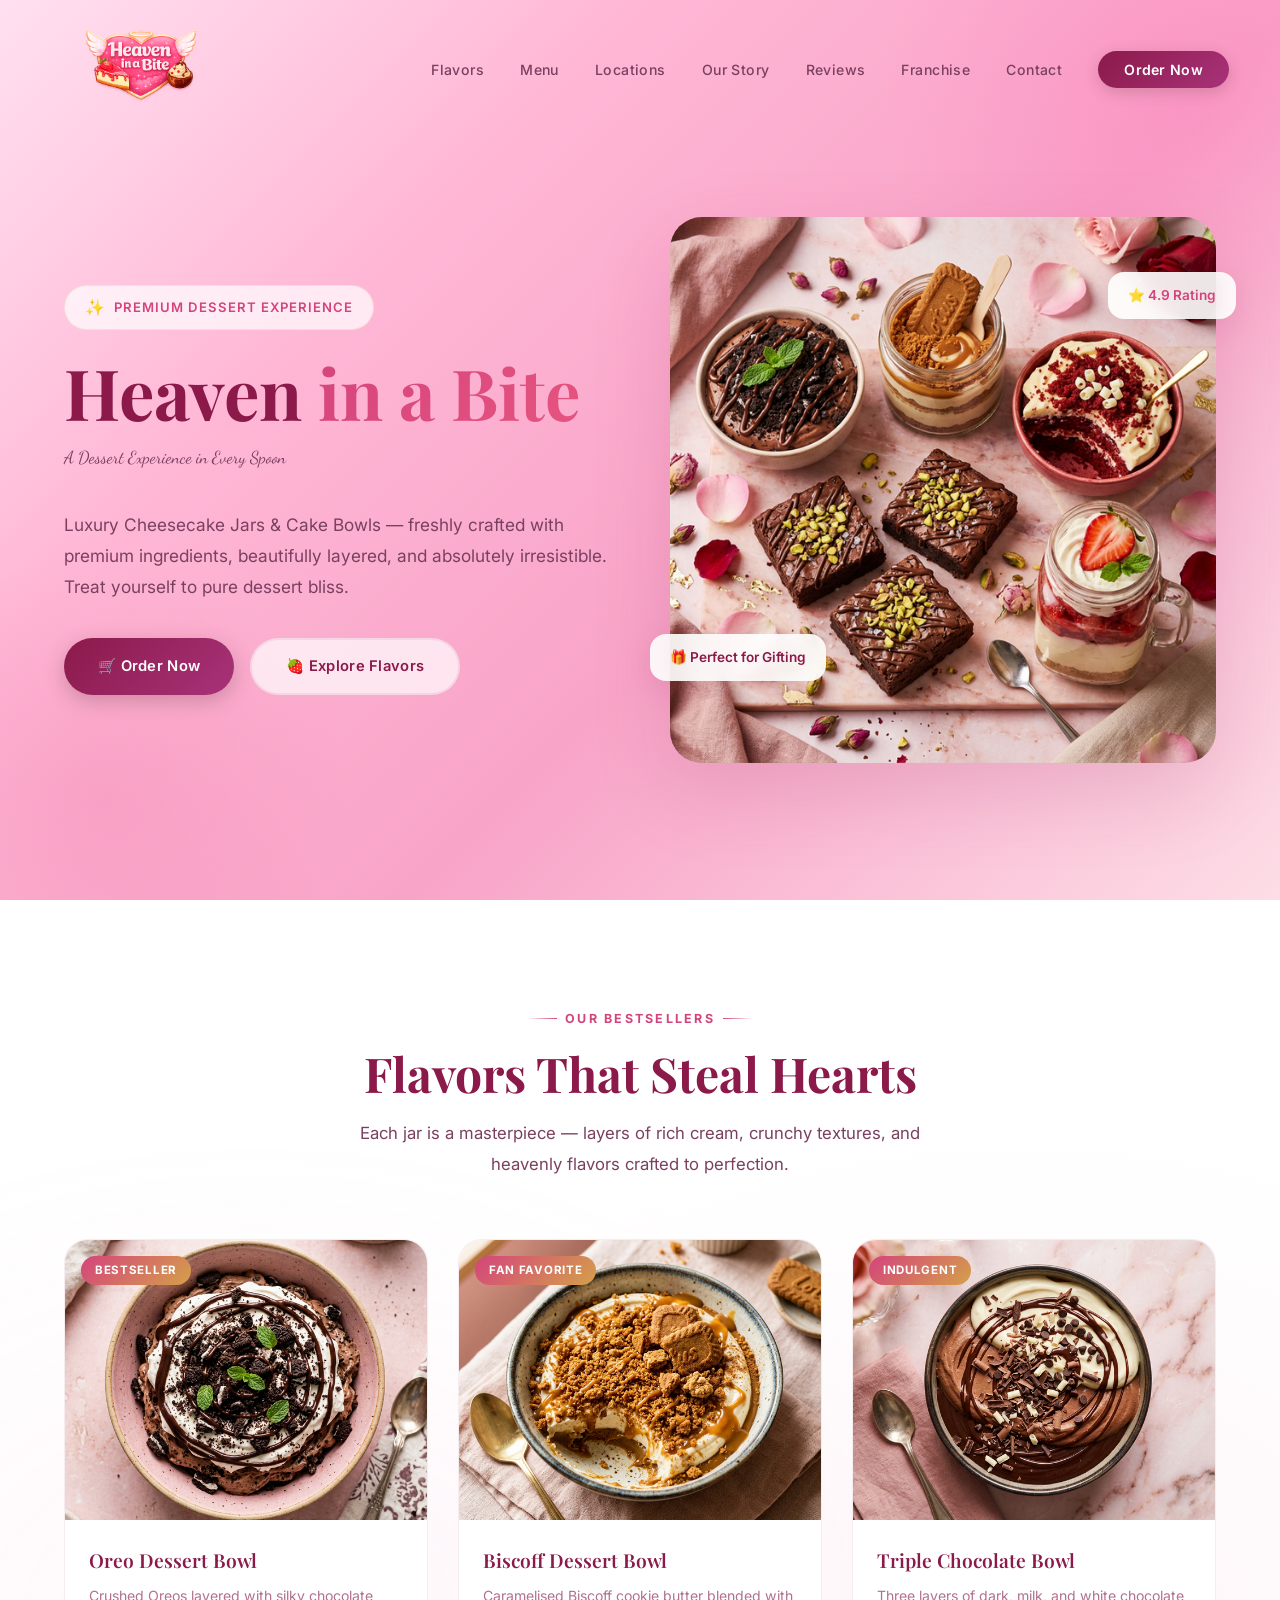
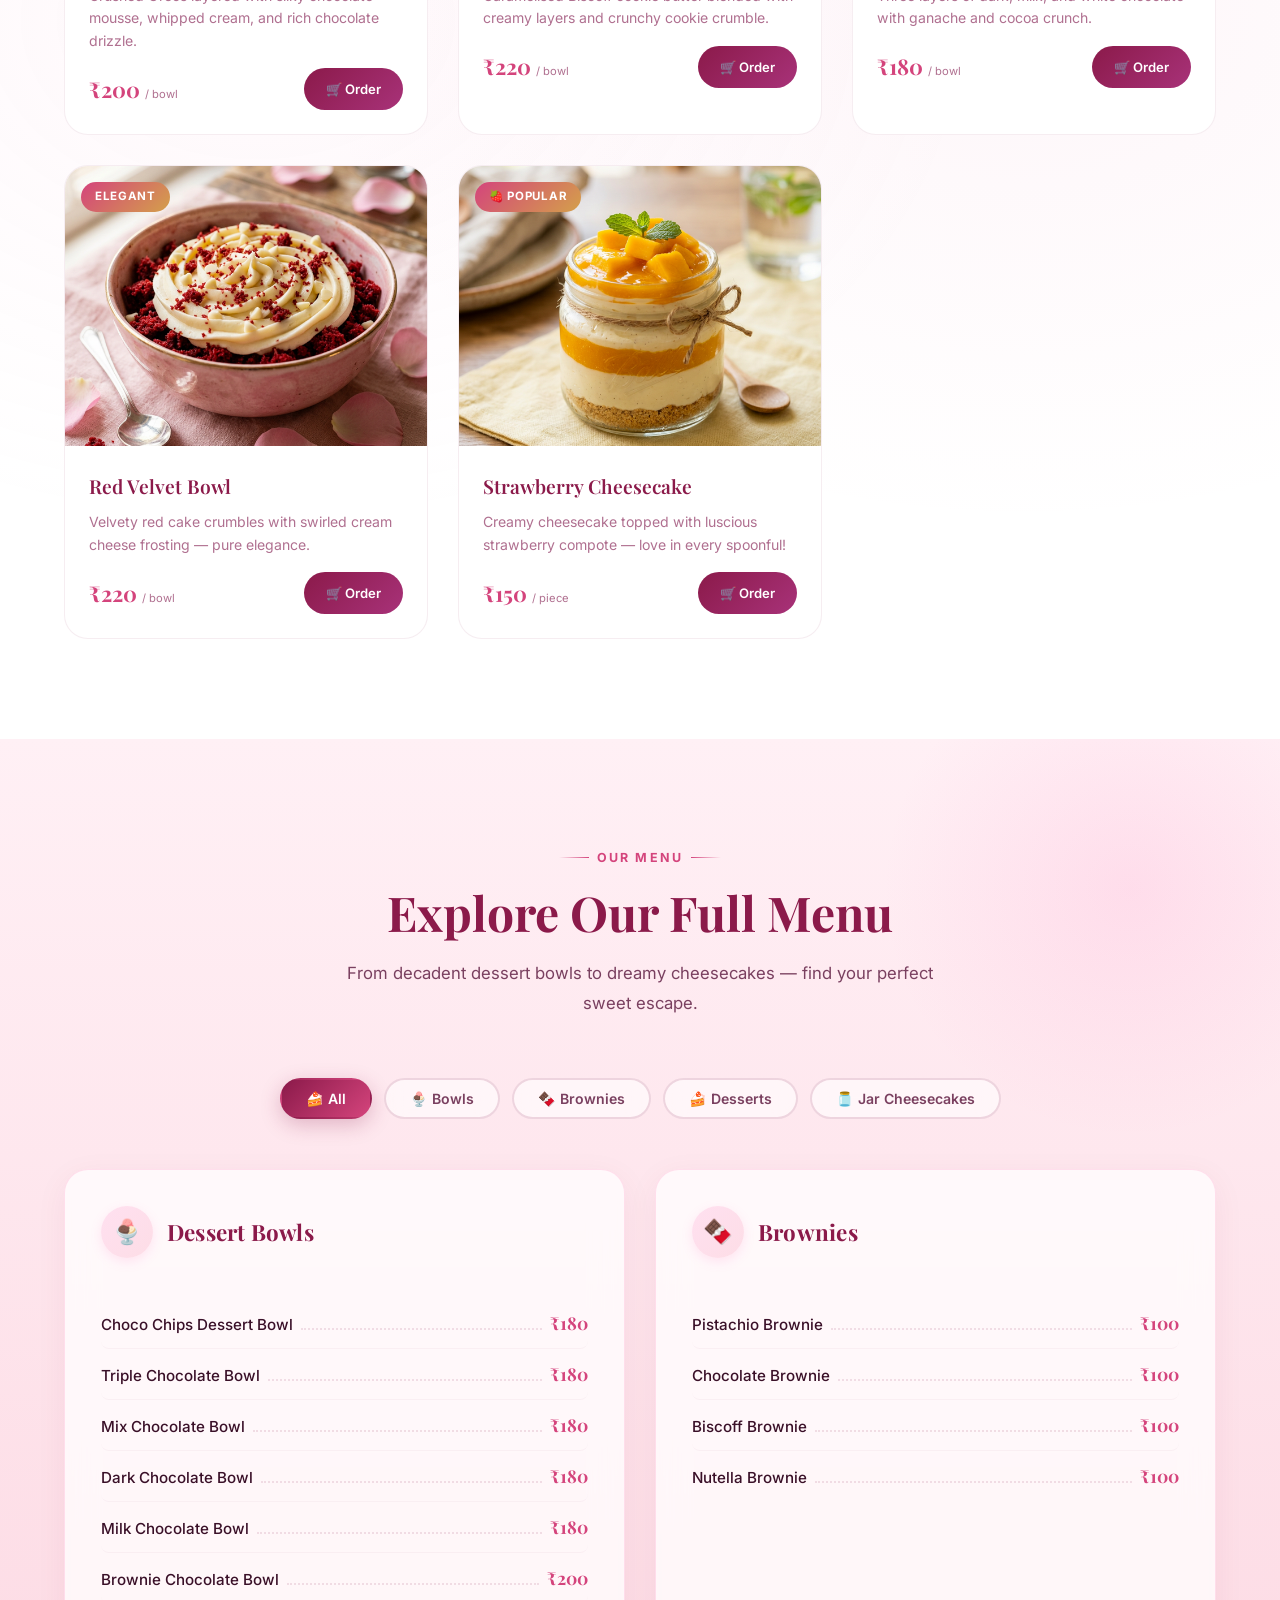
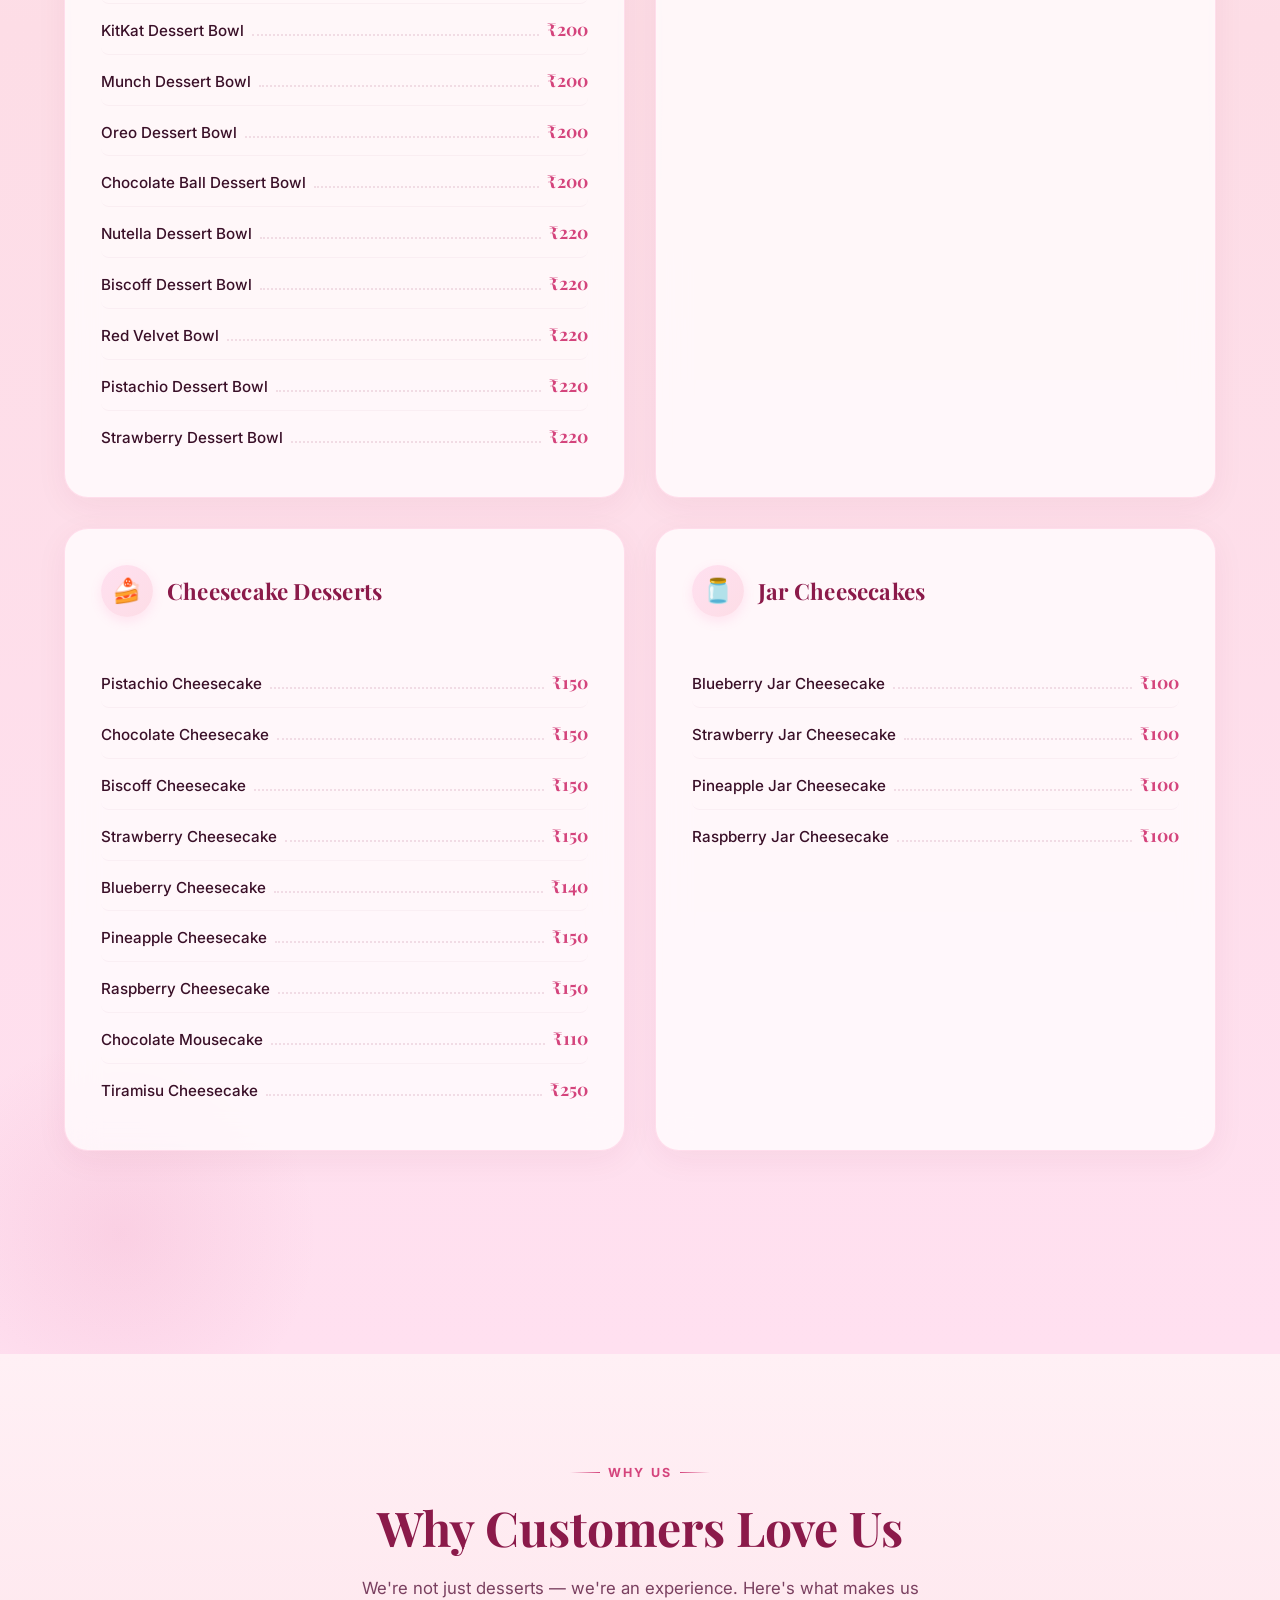
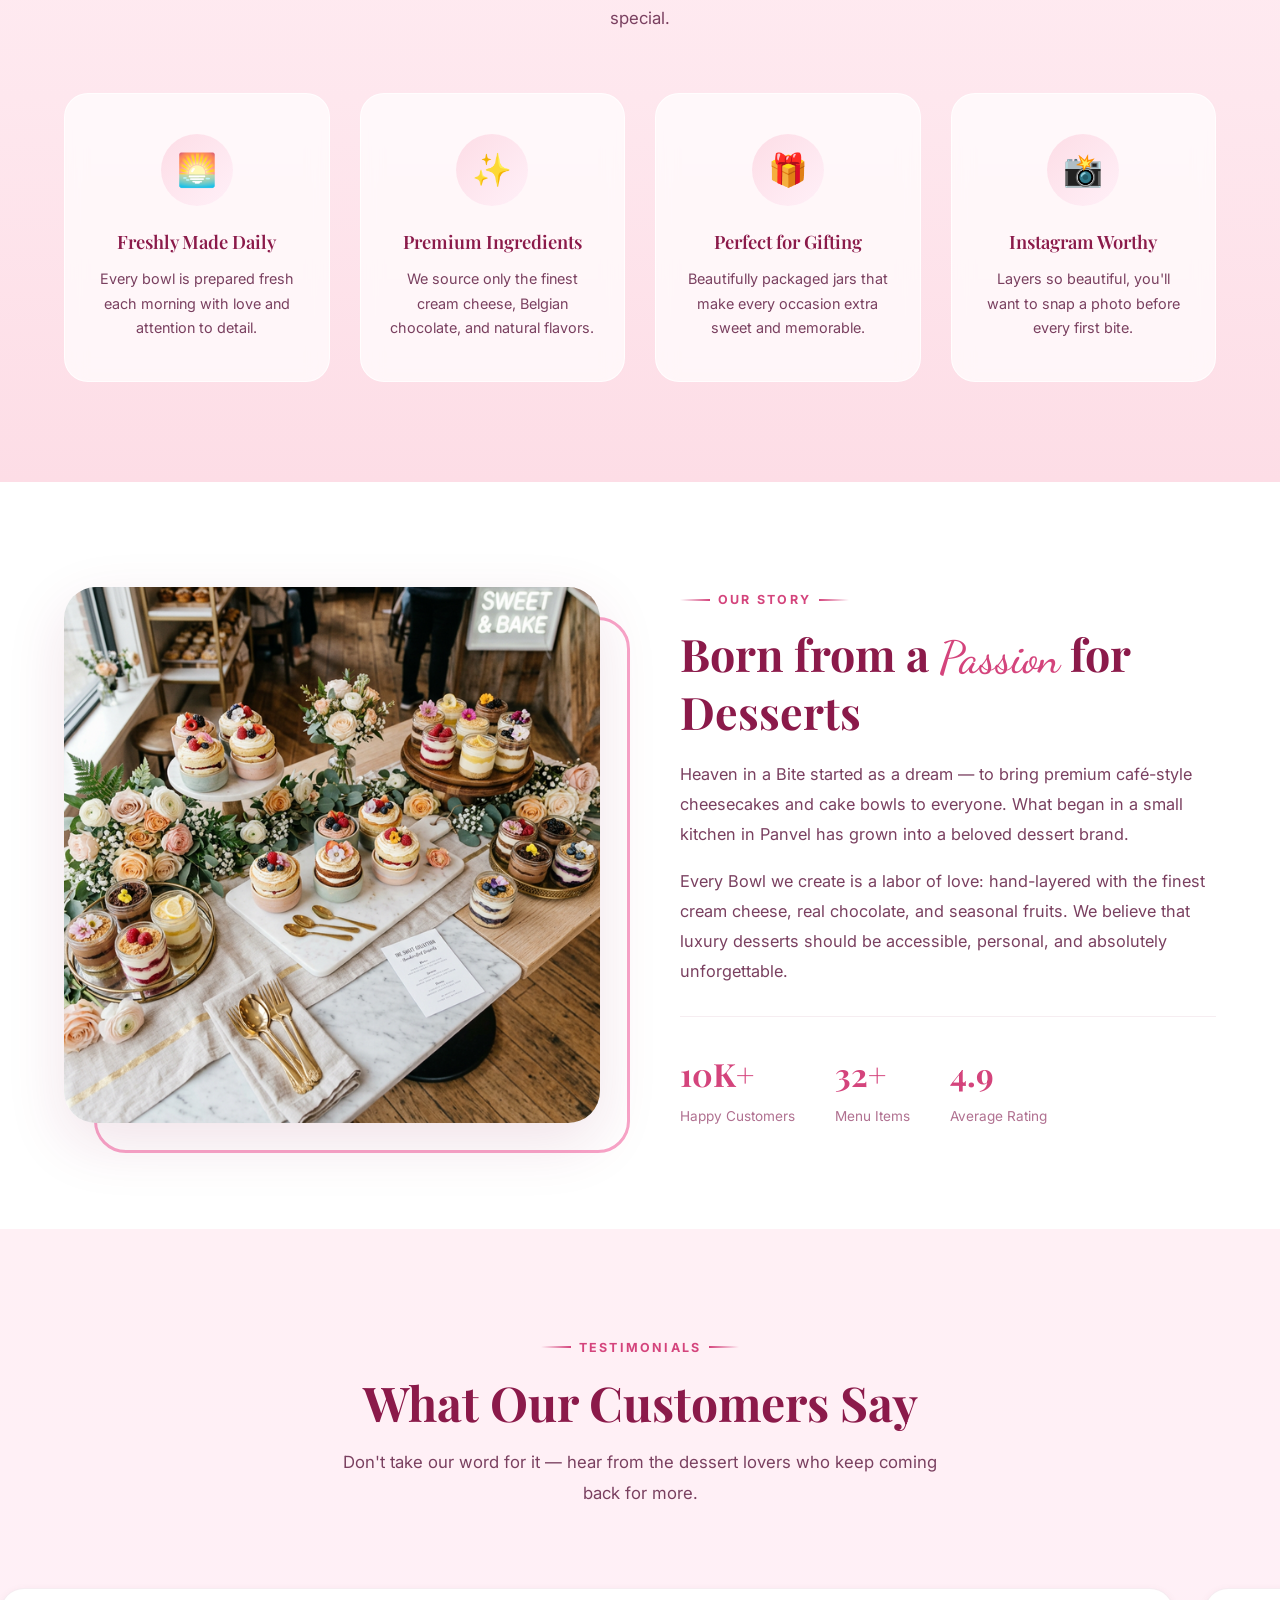
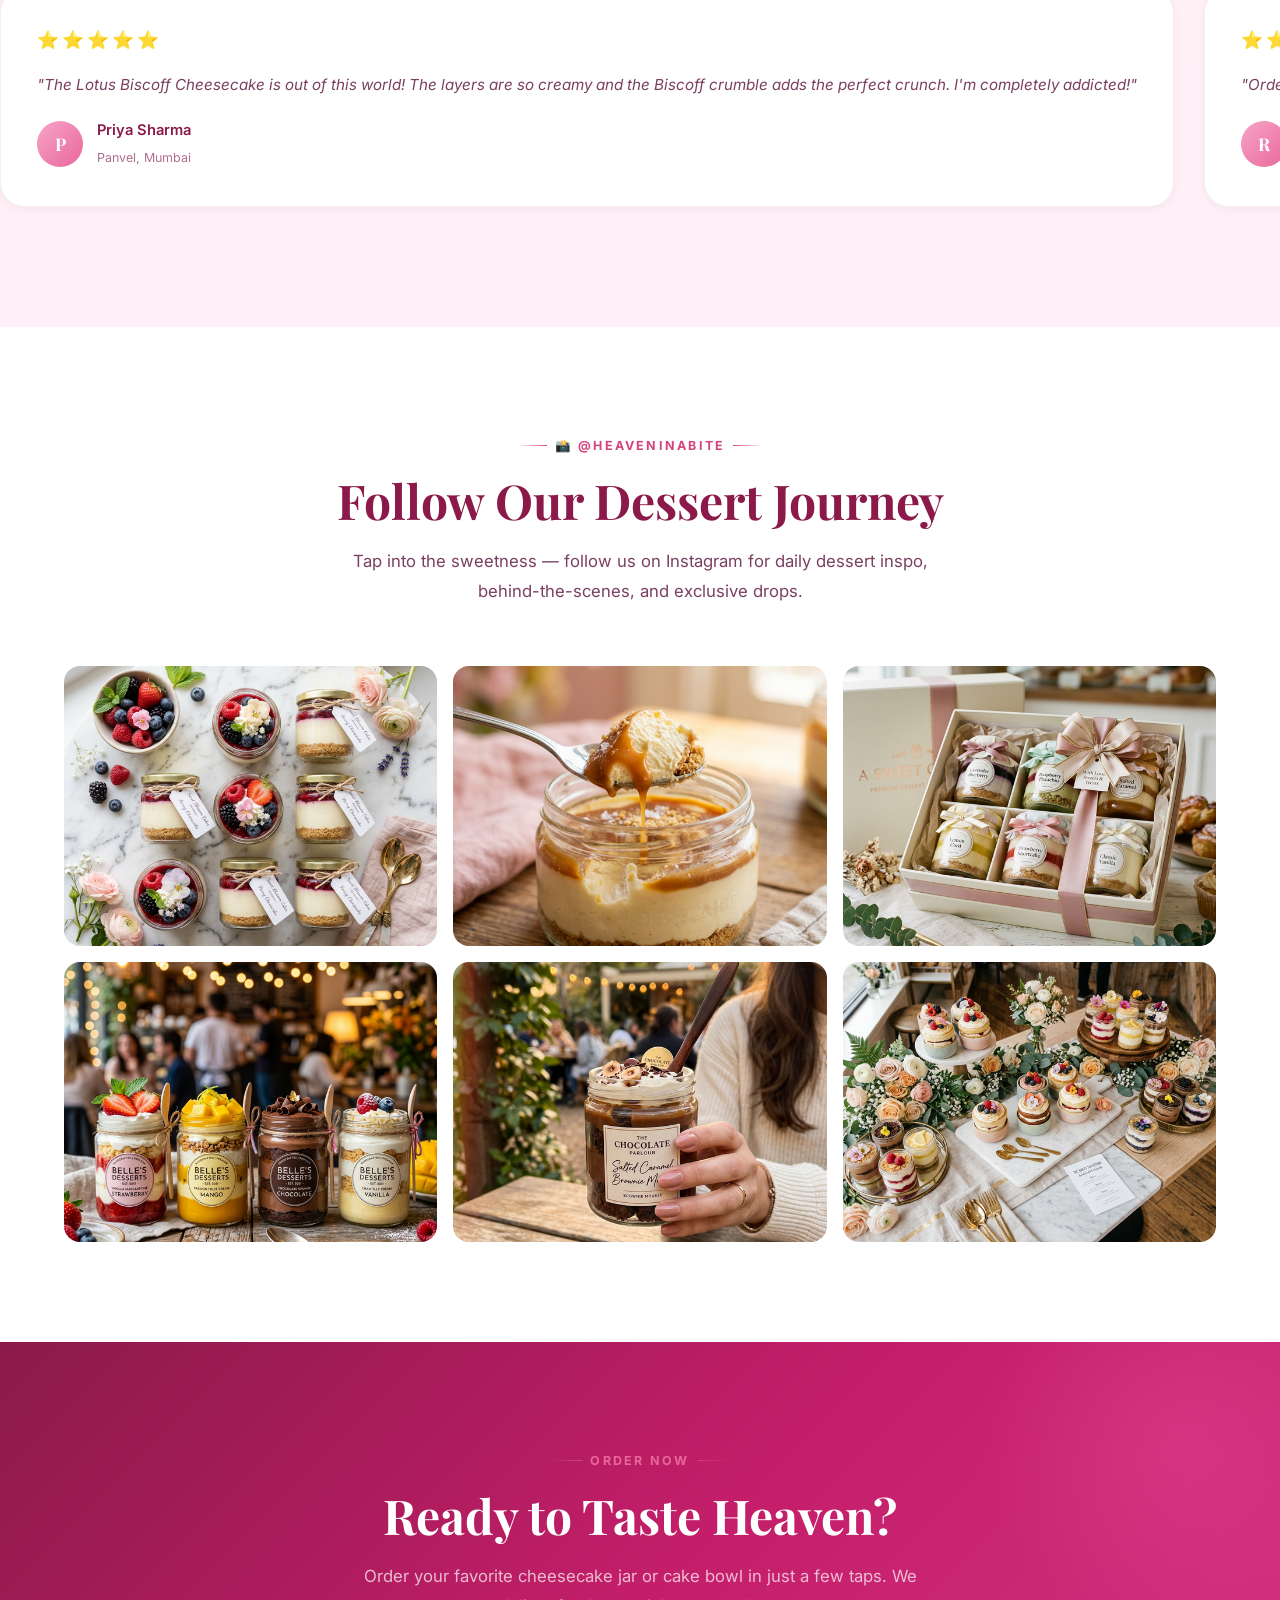
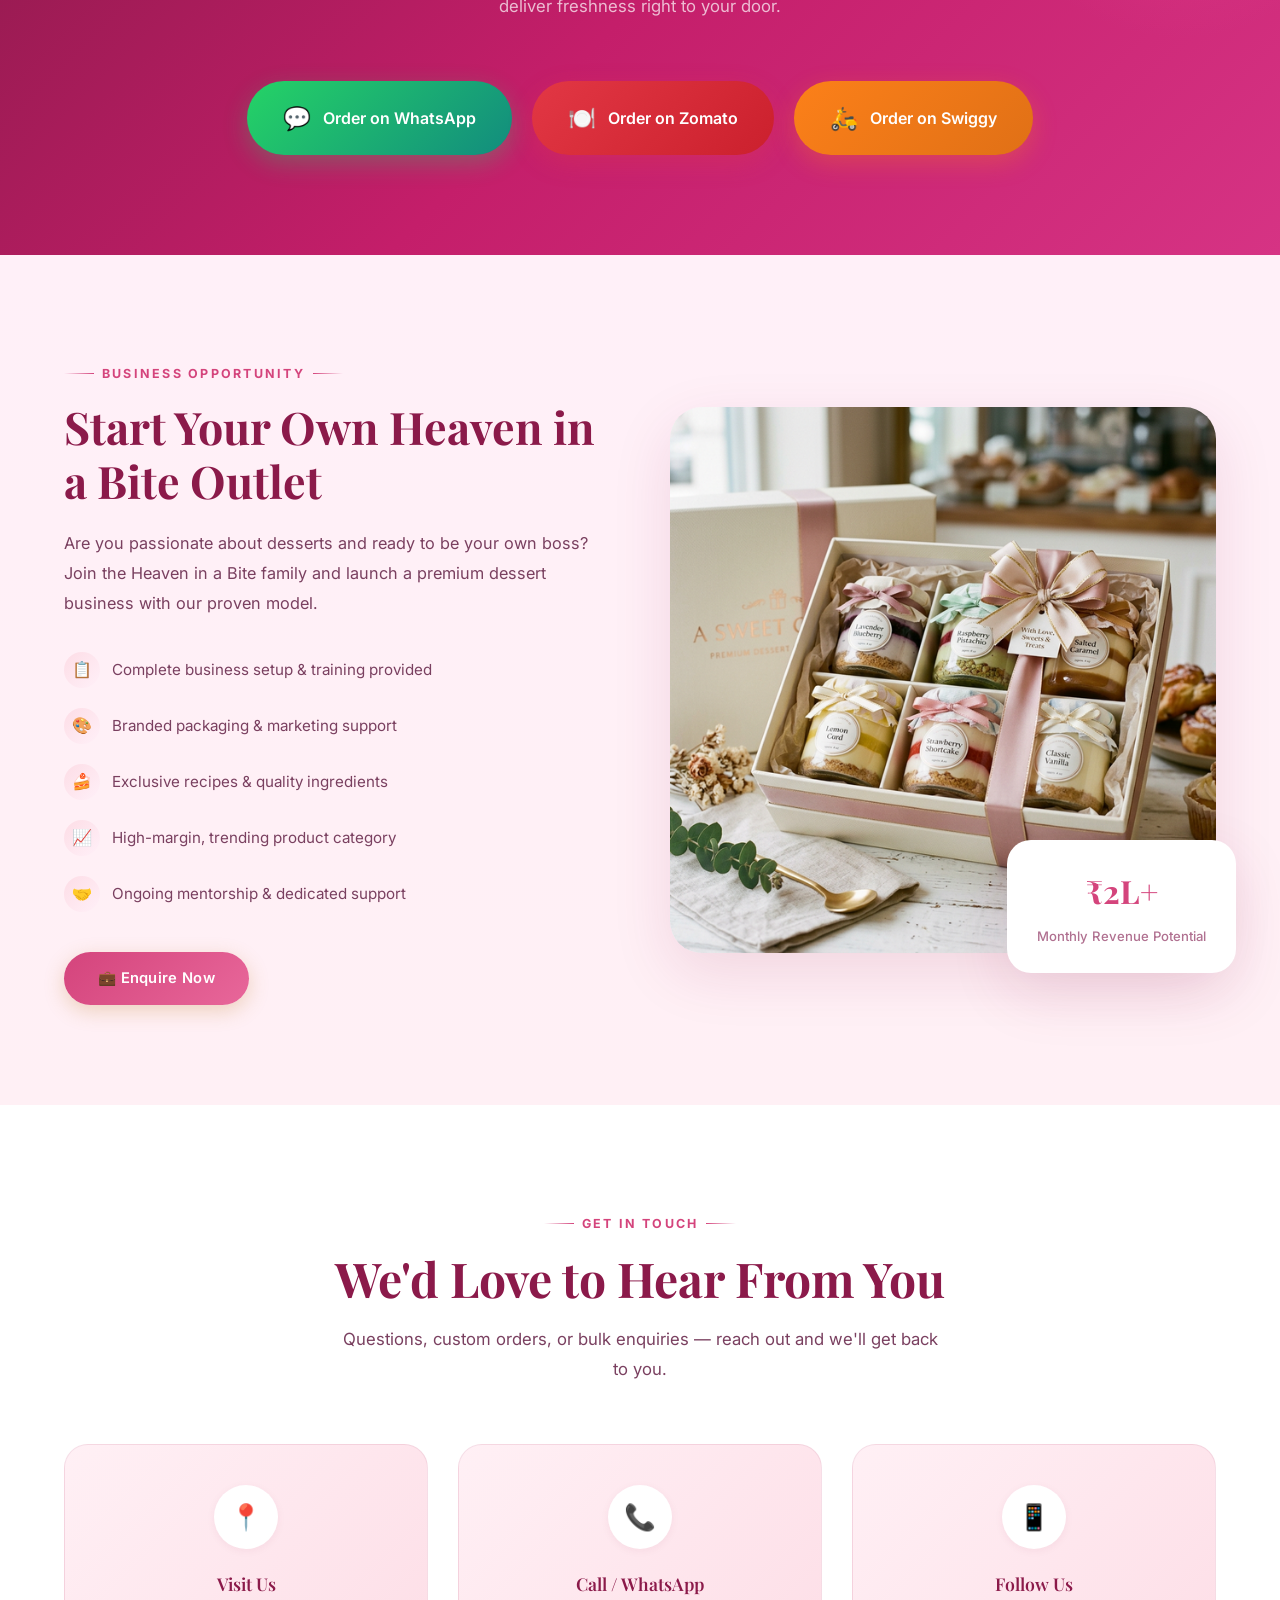
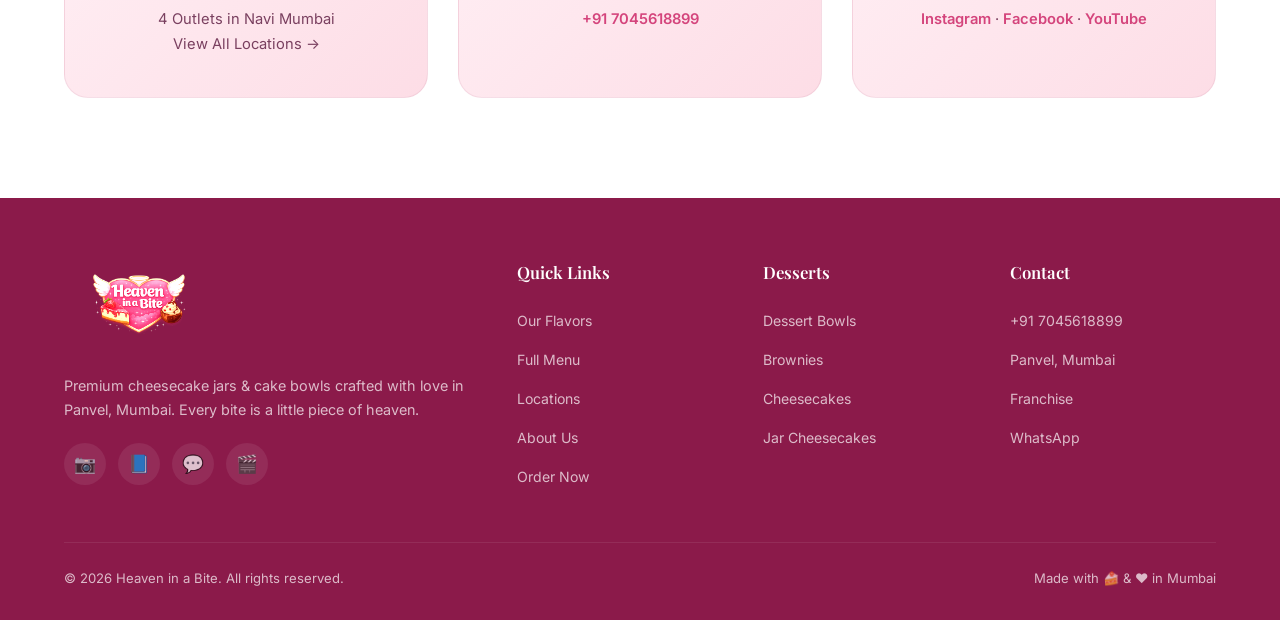
<file: index.html>
<!DOCTYPE html>
<html lang="en">

<head>
    <meta charset="UTF-8">
    <meta name="viewport" content="width=device-width, initial-scale=1.0">
    <title>Heaven in a Bite | Luxury Cheesecake & Cake Bowls</title>
    <meta name="description"
        content="Heaven in a Bite — premium cheesecake jars and cake bowls, freshly made with love. Order Oreo, Lotus Biscoff, Chocolate, Red Velvet, and Mango desserts in Panvel, Mumbai.">
    <meta name="keywords"
        content="cheesecake jars, cake bowls, dessert, premium, luxury, Mumbai, Panvel, Heaven in a Bite">
    <meta property="og:title" content="Heaven in a Bite | Luxury Cheesecake & Cake Bowls">
    <meta property="og:description"
        content="A dessert experience in every spoon. Order premium cheesecake jars and cake bowls.">
    <meta property="og:image" content="images/hero-banner.png">
    <meta property="og:type" content="website">
    <link rel="icon"
        href="data:image/svg+xml,<svg xmlns='http://www.w3.org/2000/svg' viewBox='0 0 100 100'><text y='.9em' font-size='90'>🍰</text></svg>">
    <link rel="stylesheet" href="styles.css">
</head>

<body>

    <!-- Page Loader -->
    <div class="page-loader" id="pageLoader">
        <div class="loader-content">
            <h2>🍰 Heaven in a Bite</h2>
            <div class="loader-dots">
                <span></span><span></span><span></span>
            </div>
        </div>
    </div>

    <!-- Mobile Overlay -->
    <div class="mobile-overlay" id="mobileOverlay"></div>

    <!-- Navigation -->
    <nav class="navbar" id="navbar">
        <div class="nav-container">
            <a href="#" class="nav-logo">
                <img src="images/logo.png" alt="Heaven in a Bite" class="nav-logo-img">
            </a>
            <ul class="nav-links" id="navLinks">
                <li><a href="#products">Flavors</a></li>
                <li><a href="#menu">Menu</a></li>
                <li><a href="locations.html">Locations</a></li>
                <li><a href="#about">Our Story</a></li>
                <li><a href="#reviews">Reviews</a></li>
                <li><a href="#franchise">Franchise</a></li>
                <li><a href="#contact">Contact</a></li>
                <li><a href="#order" class="nav-cta">Order Now</a></li>
            </ul>
            <div class="menu-toggle" id="menuToggle">
                <span></span><span></span><span></span>
            </div>
        </div>
    </nav>

    <!-- ===== HERO SECTION ===== -->
    <section class="hero" id="hero">
        <div class="container">
            <div class="hero-content">
                <div class="hero-text">
                    <div class="hero-badge">
                        <span>✨</span> Premium Dessert Experience
                    </div>
                    <h1>Heaven <span class="accent">in a Bite</span></h1>
                    <p class="hero-script">A Dessert Experience in Every Spoon</p>
                    <p>Luxury Cheesecake Jars & Cake Bowls — freshly crafted with premium ingredients, beautifully
                        layered, and absolutely irresistible. Treat yourself to pure dessert bliss.</p>
                    <div class="hero-buttons">
                        <a href="#order" class="btn btn-primary">
                            🛒 Order Now
                        </a>
                        <a href="#products" class="btn btn-secondary">
                            🍓 Explore Flavors
                        </a>
                    </div>
                </div>
                <div class="hero-image">
                    <img src="images/hero-banner.png" alt="Premium cheesecake jars and cake bowls by Heaven in a Bite"
                        loading="eager">
                    <div class="floating-tag tag-1">
                        ⭐ 4.9 Rating
                    </div>
                    <div class="floating-tag tag-2">
                        🎁 Perfect for Gifting
                    </div>
                </div>
            </div>
        </div>
    </section>

    <!-- ===== FEATURED PRODUCTS ===== -->
    <section class="products" id="products">
        <div class="container">
            <div class="section-header reveal">
                <div class="section-tag">Our Bestsellers</div>
                <h2>Flavors That Steal Hearts</h2>
                <p>Each jar is a masterpiece — layers of rich cream, crunchy textures, and heavenly flavors crafted to
                    perfection.</p>
            </div>

            <div class="products-grid">
                <!-- Oreo Dessert Bowl -->
                <div class="product-card reveal" style="transition-delay: 0.1s">
                    <div class="product-card-image">
                        <img src="images/oreo-cheesecake.png" alt="Oreo Dessert Bowl" loading="lazy">
                        <span class="product-badge">Bestseller</span>
                    </div>
                    <div class="product-card-body">
                        <h3>Oreo Dessert Bowl</h3>
                        <p class="product-desc">Crushed Oreos layered with silky chocolate mousse, whipped cream, and
                            rich chocolate drizzle.</p>
                        <div class="product-card-footer">
                            <span class="product-price">₹200 <small>/ bowl</small></span>
                            <a href="https://wa.me/917045618899?text=Hi!%20I%20want%20to%20order%20Oreo%20Dessert%20Bowl"
                                target="_blank" class="btn-order">🛒 Order</a>
                        </div>
                    </div>
                </div>

                <!-- Biscoff Dessert Bowl -->
                <div class="product-card reveal" style="transition-delay: 0.2s">
                    <div class="product-card-image">
                        <img src="images/lotus-biscoff.png" alt="Biscoff Dessert Bowl" loading="lazy">
                        <span class="product-badge">Fan Favorite</span>
                    </div>
                    <div class="product-card-body">
                        <h3>Biscoff Dessert Bowl</h3>
                        <p class="product-desc">Caramelised Biscoff cookie butter blended with creamy layers and crunchy
                            cookie crumble.</p>
                        <div class="product-card-footer">
                            <span class="product-price">₹220 <small>/ bowl</small></span>
                            <a href="https://wa.me/917045618899?text=Hi!%20I%20want%20to%20order%20Biscoff%20Dessert%20Bowl"
                                target="_blank" class="btn-order">🛒 Order</a>
                        </div>
                    </div>
                </div>

                <!-- Triple Chocolate Bowl -->
                <div class="product-card reveal" style="transition-delay: 0.3s">
                    <div class="product-card-image">
                        <img src="images/chocolate-heaven.png" alt="Triple Chocolate Bowl" loading="lazy">
                        <span class="product-badge">Indulgent</span>
                    </div>
                    <div class="product-card-body">
                        <h3>Triple Chocolate Bowl</h3>
                        <p class="product-desc">Three layers of dark, milk, and white chocolate with ganache and cocoa
                            crunch.</p>
                        <div class="product-card-footer">
                            <span class="product-price">₹180 <small>/ bowl</small></span>
                            <a href="https://wa.me/917045618899?text=Hi!%20I%20want%20to%20order%20Triple%20Chocolate%20Bowl"
                                target="_blank" class="btn-order">🛒 Order</a>
                        </div>
                    </div>
                </div>

                <!-- Red Velvet Bowl -->
                <div class="product-card reveal" style="transition-delay: 0.4s">
                    <div class="product-card-image">
                        <img src="images/red-velvet.png" alt="Red Velvet Dessert Bowl" loading="lazy">
                        <span class="product-badge">Elegant</span>
                    </div>
                    <div class="product-card-body">
                        <h3>Red Velvet Bowl</h3>
                        <p class="product-desc">Velvety red cake crumbles with swirled cream cheese frosting — pure
                            elegance.</p>
                        <div class="product-card-footer">
                            <span class="product-price">₹220 <small>/ bowl</small></span>
                            <a href="https://wa.me/917045618899?text=Hi!%20I%20want%20to%20order%20Red%20Velvet%20Bowl"
                                target="_blank" class="btn-order">🛒 Order</a>
                        </div>
                    </div>
                </div>

                <!-- Strawberry Cheesecake -->
                <div class="product-card reveal" style="transition-delay: 0.5s">
                    <div class="product-card-image">
                        <img src="images/mango-cheesecake.png" alt="Strawberry Cheesecake" loading="lazy">
                        <span class="product-badge">🍓 Popular</span>
                    </div>
                    <div class="product-card-body">
                        <h3>Strawberry Cheesecake</h3>
                        <p class="product-desc">Creamy cheesecake topped with luscious strawberry compote — love in
                            every spoonful!</p>
                        <div class="product-card-footer">
                            <span class="product-price">₹150 <small>/ piece</small></span>
                            <a href="https://wa.me/917045618899?text=Hi!%20I%20want%20to%20order%20Strawberry%20Cheesecake"
                                target="_blank" class="btn-order">🛒 Order</a>
                        </div>
                    </div>
                </div>
            </div>
        </div>
    </section>

    <!-- ===== FULL MENU SECTION ===== -->
    <section class="menu-section" id="menu">
        <div class="container">
            <div class="section-header reveal">
                <div class="section-tag">Our Menu</div>
                <h2>Explore Our Full Menu</h2>
                <p>From decadent dessert bowls to dreamy cheesecakes — find your perfect sweet escape.</p>
            </div>

            <!-- Menu Category Tabs -->
            <div class="menu-tabs reveal">
                <button class="menu-tab active" data-category="all">🍰 All</button>
                <button class="menu-tab" data-category="bowls">🍨 Bowls</button>
                <button class="menu-tab" data-category="brownies">🍫 Brownies</button>
                <button class="menu-tab" data-category="desserts">🍰 Desserts</button>
                <button class="menu-tab" data-category="jars">🫙 Jar Cheesecakes</button>
            </div>

            <div class="menu-grid">

                <!-- ===== DESSERT BOWLS ===== -->
                <div class="menu-category-card reveal" data-category="bowls">
                    <div class="menu-category-header">
                        <span class="menu-category-icon">🍨</span>
                        <h3>Dessert Bowls</h3>
                    </div>
                    <ul class="menu-items">
                        <li class="menu-item">
                            <span class="menu-item-name">Choco Chips Dessert Bowl</span>
                            <span class="menu-item-dots"></span>
                            <span class="menu-item-price">₹180</span>
                        </li>
                        <li class="menu-item">
                            <span class="menu-item-name">Triple Chocolate Bowl</span>
                            <span class="menu-item-dots"></span>
                            <span class="menu-item-price">₹180</span>
                        </li>
                        <li class="menu-item">
                            <span class="menu-item-name">Mix Chocolate Bowl</span>
                            <span class="menu-item-dots"></span>
                            <span class="menu-item-price">₹180</span>
                        </li>
                        <li class="menu-item">
                            <span class="menu-item-name">Dark Chocolate Bowl</span>
                            <span class="menu-item-dots"></span>
                            <span class="menu-item-price">₹180</span>
                        </li>
                        <li class="menu-item">
                            <span class="menu-item-name">Milk Chocolate Bowl</span>
                            <span class="menu-item-dots"></span>
                            <span class="menu-item-price">₹180</span>
                        </li>
                        <li class="menu-item">
                            <span class="menu-item-name">Brownie Chocolate Bowl</span>
                            <span class="menu-item-dots"></span>
                            <span class="menu-item-price">₹200</span>
                        </li>
                        <li class="menu-item">
                            <span class="menu-item-name">KitKat Dessert Bowl</span>
                            <span class="menu-item-dots"></span>
                            <span class="menu-item-price">₹200</span>
                        </li>
                        <li class="menu-item">
                            <span class="menu-item-name">Munch Dessert Bowl</span>
                            <span class="menu-item-dots"></span>
                            <span class="menu-item-price">₹200</span>
                        </li>
                        <li class="menu-item">
                            <span class="menu-item-name">Oreo Dessert Bowl</span>
                            <span class="menu-item-dots"></span>
                            <span class="menu-item-price">₹200</span>
                        </li>
                        <li class="menu-item">
                            <span class="menu-item-name">Chocolate Ball Dessert Bowl</span>
                            <span class="menu-item-dots"></span>
                            <span class="menu-item-price">₹200</span>
                        </li>
                        <li class="menu-item">
                            <span class="menu-item-name">Nutella Dessert Bowl</span>
                            <span class="menu-item-dots"></span>
                            <span class="menu-item-price">₹220</span>
                        </li>
                        <li class="menu-item">
                            <span class="menu-item-name">Biscoff Dessert Bowl</span>
                            <span class="menu-item-dots"></span>
                            <span class="menu-item-price">₹220</span>
                        </li>
                        <li class="menu-item">
                            <span class="menu-item-name">Red Velvet Bowl</span>
                            <span class="menu-item-dots"></span>
                            <span class="menu-item-price">₹220</span>
                        </li>
                        <li class="menu-item">
                            <span class="menu-item-name">Pistachio Dessert Bowl</span>
                            <span class="menu-item-dots"></span>
                            <span class="menu-item-price">₹220</span>
                        </li>
                        <li class="menu-item">
                            <span class="menu-item-name">Strawberry Dessert Bowl</span>
                            <span class="menu-item-dots"></span>
                            <span class="menu-item-price">₹220</span>
                        </li>
                    </ul>
                </div>

                <!-- ===== BROWNIES ===== -->
                <div class="menu-category-card reveal" data-category="brownies">
                    <div class="menu-category-header">
                        <span class="menu-category-icon">🍫</span>
                        <h3>Brownies</h3>
                    </div>
                    <ul class="menu-items">
                        <li class="menu-item">
                            <span class="menu-item-name">Pistachio Brownie</span>
                            <span class="menu-item-dots"></span>
                            <span class="menu-item-price">₹100</span>
                        </li>
                        <li class="menu-item">
                            <span class="menu-item-name">Chocolate Brownie</span>
                            <span class="menu-item-dots"></span>
                            <span class="menu-item-price">₹100</span>
                        </li>
                        <li class="menu-item">
                            <span class="menu-item-name">Biscoff Brownie</span>
                            <span class="menu-item-dots"></span>
                            <span class="menu-item-price">₹100</span>
                        </li>
                        <li class="menu-item">
                            <span class="menu-item-name">Nutella Brownie</span>
                            <span class="menu-item-dots"></span>
                            <span class="menu-item-price">₹100</span>
                        </li>
                    </ul>
                </div>

                <!-- ===== CHEESECAKE DESSERTS ===== -->
                <div class="menu-category-card reveal" data-category="desserts">
                    <div class="menu-category-header">
                        <span class="menu-category-icon">🍰</span>
                        <h3>Cheesecake Desserts</h3>
                    </div>
                    <ul class="menu-items">
                        <li class="menu-item">
                            <span class="menu-item-name">Pistachio Cheesecake</span>
                            <span class="menu-item-dots"></span>
                            <span class="menu-item-price">₹150</span>
                        </li>
                        <li class="menu-item">
                            <span class="menu-item-name">Chocolate Cheesecake</span>
                            <span class="menu-item-dots"></span>
                            <span class="menu-item-price">₹150</span>
                        </li>
                        <li class="menu-item">
                            <span class="menu-item-name">Biscoff Cheesecake</span>
                            <span class="menu-item-dots"></span>
                            <span class="menu-item-price">₹150</span>
                        </li>
                        <li class="menu-item">
                            <span class="menu-item-name">Strawberry Cheesecake</span>
                            <span class="menu-item-dots"></span>
                            <span class="menu-item-price">₹150</span>
                        </li>
                        <li class="menu-item">
                            <span class="menu-item-name">Blueberry Cheesecake</span>
                            <span class="menu-item-dots"></span>
                            <span class="menu-item-price">₹140</span>
                        </li>
                        <li class="menu-item">
                            <span class="menu-item-name">Pineapple Cheesecake</span>
                            <span class="menu-item-dots"></span>
                            <span class="menu-item-price">₹150</span>
                        </li>
                        <li class="menu-item">
                            <span class="menu-item-name">Raspberry Cheesecake</span>
                            <span class="menu-item-dots"></span>
                            <span class="menu-item-price">₹150</span>
                        </li>
                        <li class="menu-item">
                            <span class="menu-item-name">Chocolate Mousecake</span>
                            <span class="menu-item-dots"></span>
                            <span class="menu-item-price">₹110</span>
                        </li>
                        <li class="menu-item">
                            <span class="menu-item-name">Tiramisu Cheesecake</span>
                            <span class="menu-item-dots"></span>
                            <span class="menu-item-price">₹250</span>
                        </li>
                    </ul>
                </div>

                <!-- ===== JAR CHEESECAKES ===== -->
                <div class="menu-category-card reveal" data-category="jars">
                    <div class="menu-category-header">
                        <span class="menu-category-icon">🫙</span>
                        <h3>Jar Cheesecakes</h3>
                    </div>
                    <ul class="menu-items">
                        <li class="menu-item">
                            <span class="menu-item-name">Blueberry Jar Cheesecake</span>
                            <span class="menu-item-dots"></span>
                            <span class="menu-item-price">₹100</span>
                        </li>
                        <li class="menu-item">
                            <span class="menu-item-name">Strawberry Jar Cheesecake</span>
                            <span class="menu-item-dots"></span>
                            <span class="menu-item-price">₹100</span>
                        </li>
                        <li class="menu-item">
                            <span class="menu-item-name">Pineapple Jar Cheesecake</span>
                            <span class="menu-item-dots"></span>
                            <span class="menu-item-price">₹100</span>
                        </li>
                        <li class="menu-item">
                            <span class="menu-item-name">Raspberry Jar Cheesecake</span>
                            <span class="menu-item-dots"></span>
                            <span class="menu-item-price">₹100</span>
                        </li>
                    </ul>
                </div>

            </div>

            <div class="menu-cta reveal">
                <a href="https://wa.me/917045618899?text=Hi!%20I'd%20like%20to%20place%20an%20order%20from%20the%20menu!"
                    target="_blank" class="btn btn-primary">
                    💬 Order on WhatsApp
                </a>
            </div>
        </div>
    </section>

    <!-- ===== WHY CUSTOMERS LOVE US ===== -->
    <section class="why-us" id="whyus">
        <div class="container">
            <div class="section-header reveal">
                <div class="section-tag">Why Us</div>
                <h2>Why Customers Love Us</h2>
                <p>We're not just desserts — we're an experience. Here's what makes us special.</p>
            </div>

            <div class="why-us-grid">
                <div class="why-card reveal" style="transition-delay: 0.1s">
                    <div class="why-card-icon">🌅</div>
                    <h3>Freshly Made Daily</h3>
                    <p>Every bowl is prepared fresh each morning with love and attention to detail.</p>
                </div>
                <div class="why-card reveal" style="transition-delay: 0.2s">
                    <div class="why-card-icon">✨</div>
                    <h3>Premium Ingredients</h3>
                    <p>We source only the finest cream cheese, Belgian chocolate, and natural flavors.</p>
                </div>
                <div class="why-card reveal" style="transition-delay: 0.3s">
                    <div class="why-card-icon">🎁</div>
                    <h3>Perfect for Gifting</h3>
                    <p>Beautifully packaged jars that make every occasion extra sweet and memorable.</p>
                </div>
                <div class="why-card reveal" style="transition-delay: 0.4s">
                    <div class="why-card-icon">📸</div>
                    <h3>Instagram Worthy</h3>
                    <p>Layers so beautiful, you'll want to snap a photo before every first bite.</p>
                </div>
            </div>
        </div>
    </section>

    <!-- ===== ABOUT SECTION ===== -->
    <section class="about" id="about">
        <div class="container">
            <div class="about-content">
                <div class="about-image reveal-left">
                    <img src="images/gallery-6.png" alt="Heaven in a Bite dessert table" loading="lazy">
                </div>
                <div class="about-text reveal-right">
                    <div class="section-tag">Our Story</div>
                    <h2>Born from a <span class="script">Passion</span> for Desserts</h2>
                    <p>Heaven in a Bite started as a dream — to bring premium café-style cheesecakes and cake bowls to
                        everyone. What began in a small kitchen in Panvel has grown into a beloved dessert brand.</p>
                    <p>Every Bowl we create is a labor of love: hand-layered with the finest cream cheese, real
                        chocolate, and seasonal fruits. We believe that luxury desserts should be accessible, personal,
                        and absolutely unforgettable.</p>
                    <div class="about-stats">
                        <div class="stat-item">
                            <h4>10K+</h4>
                            <span>Happy Customers</span>
                        </div>
                        <div class="stat-item">
                            <h4>32+</h4>
                            <span>Menu Items</span>
                        </div>
                        <div class="stat-item">
                            <h4>4.9</h4>
                            <span>Average Rating</span>
                        </div>
                    </div>
                </div>
            </div>
        </div>
    </section>

    <!-- ===== REVIEWS SECTION ===== -->
    <section class="reviews" id="reviews">
        <div class="container">
            <div class="section-header reveal">
                <div class="section-tag">Testimonials</div>
                <h2>What Our Customers Say</h2>
                <p>Don't take our word for it — hear from the dessert lovers who keep coming back for more.</p>
            </div>
        </div>

        <div class="reviews-track">
            <div class="review-card">
                <div class="review-stars">
                    <span>⭐</span><span>⭐</span><span>⭐</span><span>⭐</span><span>⭐</span>
                </div>
                <blockquote>"The Lotus Biscoff Cheesecake is out of this world! The layers are so creamy and the Biscoff
                    crumble adds the perfect crunch. I'm completely addicted!"</blockquote>
                <div class="review-author">
                    <div class="review-author-avatar">P</div>
                    <div class="review-author-info">
                        <h4>Priya Sharma</h4>
                        <span>Panvel, Mumbai</span>
                    </div>
                </div>
            </div>

            <div class="review-card">
                <div class="review-stars">
                    <span>⭐</span><span>⭐</span><span>⭐</span><span>⭐</span><span>⭐</span>
                </div>
                <blockquote>"Ordered the gift hamper for my sister's birthday — she was thrilled! The jars look so
                    premium and taste even better. Best dessert brand in Panvel, hands down."</blockquote>
                <div class="review-author">
                    <div class="review-author-avatar">R</div>
                    <div class="review-author-info">
                        <h4>Rahul Deshmukh</h4>
                        <span>Navi Mumbai</span>
                    </div>
                </div>
            </div>

            <div class="review-card">
                <div class="review-stars">
                    <span>⭐</span><span>⭐</span><span>⭐</span><span>⭐</span><span>⭐</span>
                </div>
                <blockquote>"I've tried every flavor and honestly can't pick a favorite. The Chocolate Heaven Bowl is
                    pure indulgence and the Red Velvet is so elegant. 10/10 every time!"</blockquote>
                <div class="review-author">
                    <div class="review-author-avatar">A</div>
                    <div class="review-author-info">
                        <h4>Ananya Iyer</h4>
                        <span>Kharghar</span>
                    </div>
                </div>
            </div>

            <div class="review-card">
                <div class="review-stars">
                    <span>⭐</span><span>⭐</span><span>⭐</span><span>⭐</span><span>⭐</span>
                </div>
                <blockquote>"The Mango Cheesecake is summer in a jar! So fresh, creamy, and the mango chunks on top are
                    divine. This has become my go-to treat for every celebration."</blockquote>
                <div class="review-author">
                    <div class="review-author-avatar">S</div>
                    <div class="review-author-info">
                        <h4>Sneha Patil</h4>
                        <span>Panvel</span>
                    </div>
                </div>
            </div>

            <div class="review-card">
                <div class="review-stars">
                    <span>⭐</span><span>⭐</span><span>⭐</span><span>⭐</span><span>⭐</span>
                </div>
                <blockquote>"Finally a dessert brand that delivers on its promise! The packaging is gorgeous, the taste
                    is heavenly, and the delivery is always on time. Pure class."</blockquote>
                <div class="review-author">
                    <div class="review-author-avatar">V</div>
                    <div class="review-author-info">
                        <h4>Vikram Joshi</h4>
                        <span>Vashi</span>
                    </div>
                </div>
            </div>
        </div>
    </section>

    <!-- ===== INSTAGRAM GALLERY ===== -->
    <section class="instagram" id="instagram">
        <div class="container">
            <div class="section-header reveal">
                <div class="section-tag">📸 @heaveninabite</div>
                <h2>Follow Our Dessert Journey</h2>
                <p>Tap into the sweetness — follow us on Instagram for daily dessert inspo, behind-the-scenes, and
                    exclusive drops.</p>
            </div>

            <div class="insta-grid">
                <div class="insta-item reveal-scale" style="transition-delay: 0.1s">
                    <img src="images/gallery-1.png" alt="Cheesecake jars flat lay" loading="lazy">
                    <div class="insta-overlay">
                        <span>❤️ 1.2K likes</span>
                    </div>
                </div>
                <div class="insta-item reveal-scale" style="transition-delay: 0.15s">
                    <img src="images/gallery-2.png" alt="Spoonful of cheesecake" loading="lazy">
                    <div class="insta-overlay">
                        <span>❤️ 986 likes</span>
                    </div>
                </div>
                <div class="insta-item reveal-scale" style="transition-delay: 0.2s">
                    <img src="images/gallery-3.png" alt="Premium dessert gift box" loading="lazy">
                    <div class="insta-overlay">
                        <span>❤️ 2.1K likes</span>
                    </div>
                </div>
                <div class="insta-item reveal-scale" style="transition-delay: 0.25s">
                    <img src="images/gallery-4.png" alt="Colorful dessert jars in a row" loading="lazy">
                    <div class="insta-overlay">
                        <span>❤️ 1.5K likes</span>
                    </div>
                </div>
                <div class="insta-item reveal-scale" style="transition-delay: 0.3s">
                    <img src="images/gallery-5.png" alt="Holding a dessert jar" loading="lazy">
                    <div class="insta-overlay">
                        <span>❤️ 1.8K likes</span>
                    </div>
                </div>
                <div class="insta-item reveal-scale" style="transition-delay: 0.35s">
                    <img src="images/gallery-6.png" alt="Styled dessert table" loading="lazy">
                    <div class="insta-overlay">
                        <span>❤️ 3.2K likes</span>
                    </div>
                </div>
            </div>
        </div>
    </section>

    <!-- ===== ORDER SECTION ===== -->
    <section class="order" id="order">
        <div class="container">
            <div class="section-header reveal">
                <div class="section-tag">Order Now</div>
                <h2>Ready to Taste Heaven?</h2>
                <p>Order your favorite cheesecake jar or cake bowl in just a few taps. We deliver freshness right to
                    your door.</p>
            </div>

            <div class="order-buttons reveal">
                <a href="https://wa.me/917045618899?text=Hi!%20I'd%20like%20to%20place%20an%20order%20from%20Heaven%20in%20a%20Bite!"
                    target="_blank" class="order-btn whatsapp">
                    <span class="btn-icon">💬</span>
                    Order on WhatsApp
                </a>
                <a href="#" class="order-btn zomato" onclick="alert('Coming soon on Zomato!'); return false;">
                    <span class="btn-icon">🍽️</span>
                    Order on Zomato
                </a>
                <a href="#" class="order-btn swiggy" onclick="alert('Coming soon on Swiggy!'); return false;">
                    <span class="btn-icon">🛵</span>
                    Order on Swiggy
                </a>
            </div>
        </div>
    </section>

    <!-- ===== FRANCHISE SECTION ===== -->
    <section class="franchise" id="franchise">
        <div class="container">
            <div class="franchise-content">
                <div class="franchise-text reveal-left">
                    <div class="section-tag">Business Opportunity</div>
                    <h2>Start Your Own Heaven in a Bite Outlet</h2>
                    <p>Are you passionate about desserts and ready to be your own boss? Join the Heaven in a Bite family
                        and launch a premium dessert business with our proven model.</p>
                    <ul class="franchise-perks">
                        <li>
                            <span class="perk-icon">📋</span>
                            Complete business setup &amp; training provided
                        </li>
                        <li>
                            <span class="perk-icon">🎨</span>
                            Branded packaging &amp; marketing support
                        </li>
                        <li>
                            <span class="perk-icon">🍰</span>
                            Exclusive recipes &amp; quality ingredients
                        </li>
                        <li>
                            <span class="perk-icon">📈</span>
                            High-margin, trending product category
                        </li>
                        <li>
                            <span class="perk-icon">🤝</span>
                            Ongoing mentorship &amp; dedicated support
                        </li>
                    </ul>
                    <a href="https://wa.me/917045618899?text=Hi!%20I'm%20interested%20in%20the%20Heaven%20in%20a%20Bite%20franchise%20opportunity."
                        target="_blank" class="btn btn-caramel">
                        💼 Enquire Now
                    </a>
                </div>
                <div class="franchise-visual reveal-right">
                    <img src="images/gallery-3.png" alt="Franchise opportunity with Heaven in a Bite" loading="lazy">
                    <div class="franchise-card">
                        <h4>₹2L+</h4>
                        <span>Monthly Revenue Potential</span>
                    </div>
                </div>
            </div>
        </div>
    </section>

    <!-- ===== CONTACT SECTION ===== -->
    <section class="contact" id="contact">
        <div class="container">
            <div class="section-header reveal">
                <div class="section-tag">Get in Touch</div>
                <h2>We'd Love to Hear From You</h2>
                <p>Questions, custom orders, or bulk enquiries — reach out and we'll get back to you.</p>
            </div>

            <div class="contact-grid">
                <a href="locations.html" class="contact-card reveal"
                    style="transition-delay: 0.1s; text-decoration: none; color: inherit; cursor: pointer;">
                    <div class="contact-card-icon">📍</div>
                    <h3>Visit Us</h3>
                    <p>4 Outlets in Navi Mumbai<br>View All Locations →</p>
                </a>
                <div class="contact-card reveal" style="transition-delay: 0.2s">
                    <div class="contact-card-icon">📞</div>
                    <h3>Call / WhatsApp</h3>
                    <p><a href="tel:+917045618899">+91 7045618899</a></p>
                </div>
                <div class="contact-card reveal" style="transition-delay: 0.3s">
                    <div class="contact-card-icon">📱</div>
                    <h3>Follow Us</h3>
                    <p>
                        <a href="#" target="_blank">Instagram</a> ·
                        <a href="#" target="_blank">Facebook</a> ·
                        <a href="#" target="_blank">YouTube</a>
                    </p>
                </div>
            </div>
        </div>
    </section>

    <!-- ===== FOOTER ===== -->
    <footer class="footer">
        <div class="container">
            <div class="footer-grid">
                <div class="footer-brand">
                    <img src="images/logo.png" alt="Heaven in a Bite" class="footer-logo-img">
                    <p>Premium cheesecake jars & cake bowls crafted with love in Panvel, Mumbai. Every bite is a little
                        piece of heaven.</p>
                    <div class="footer-socials">
                        <a href="#" aria-label="Instagram">📷</a>
                        <a href="#" aria-label="Facebook">📘</a>
                        <a href="#" aria-label="WhatsApp">💬</a>
                        <a href="#" aria-label="YouTube">🎬</a>
                    </div>
                </div>
                <div class="footer-col">
                    <h4>Quick Links</h4>
                    <ul>
                        <li><a href="#products">Our Flavors</a></li>
                        <li><a href="#menu">Full Menu</a></li>
                        <li><a href="locations.html">Locations</a></li>
                        <li><a href="#about">About Us</a></li>
                        <li><a href="#order">Order Now</a></li>
                    </ul>
                </div>
                <div class="footer-col">
                    <h4>Desserts</h4>
                    <ul>
                        <li><a href="#menu">Dessert Bowls</a></li>
                        <li><a href="#menu">Brownies</a></li>
                        <li><a href="#menu">Cheesecakes</a></li>
                        <li><a href="#menu">Jar Cheesecakes</a></li>
                    </ul>
                </div>
                <div class="footer-col">
                    <h4>Contact</h4>
                    <ul>
                        <li><a href="tel:+917045618899">+91 7045618899</a></li>
                        <li><a href="#contact">Panvel, Mumbai</a></li>
                        <li><a href="#franchise">Franchise</a></li>
                        <li><a href="https://wa.me/917045618899" target="_blank">WhatsApp</a></li>
                    </ul>
                </div>
            </div>
            <div class="footer-bottom">
                <p>&copy; 2026 Heaven in a Bite. All rights reserved.</p>
                <p>Made with 🍰 & ❤️ in Mumbai</p>
            </div>
        </div>
    </footer>

    <!-- Back to Top -->
    <button class="back-to-top" id="backToTop" aria-label="Back to top">↑</button>

    <script src="script.js"></script>
</body>

</html>
</file>
<file: styles.css>
/* ===== IMPORTS ===== */
@import url('https://fonts.googleapis.com/css2?family=Playfair+Display:ital,wght@0,400;0,500;0,600;0,700;1,400;1,500&family=Inter:wght@300;400;500;600;700&family=Dancing+Script:wght@400;500;600;700&display=swap');

/* ===== CSS CUSTOM PROPERTIES ===== */
:root {
    /* Brand Colors — Pink Romantic Theme */
    --cream: #FFF0F5;
    --blush: #F8A4C8;
    --blush-light: #FDDDE6;
    --rose: #E75480;
    --chocolate: #8B1A4A;
    --chocolate-light: #A83279;
    --caramel: #D4447C;
    --caramel-light: #E8679A;
    --vanilla: #FFF0F8;
    --mocha: #C06090;
    --gold: #D4A04A;
    --white: #FFFFFF;
    --off-white: #FFF5F9;
    --text-primary: #3A1028;
    --text-secondary: #7A4060;
    --text-light: #B07090;
    --border-color: rgba(139, 26, 74, 0.08);

    /* Pink Sparkle Accents */
    --pink-glow: rgba(232, 103, 154, 0.25);
    --pink-deep: #C41E6A;
    --pink-soft: #FFB6D5;
    --magenta: #D63384;
    --heart-pink: #FF69B4;

    /* Typography */
    --font-display: 'Playfair Display', Georgia, serif;
    --font-body: 'Inter', -apple-system, sans-serif;
    --font-script: 'Dancing Script', cursive;

    /* Spacing */
    --section-padding: 100px 0;
    --container-width: 1200px;

    /* Shadows */
    --shadow-sm: 0 2px 8px rgba(139, 26, 74, 0.06);
    --shadow-md: 0 8px 30px rgba(139, 26, 74, 0.1);
    --shadow-lg: 0 20px 60px rgba(139, 26, 74, 0.12);
    --shadow-xl: 0 30px 80px rgba(139, 26, 74, 0.15);
    --shadow-glow: 0 0 40px rgba(248, 164, 200, 0.4);

    /* Transitions */
    --ease-out: cubic-bezier(0.16, 1, 0.3, 1);
    --ease-bounce: cubic-bezier(0.34, 1.56, 0.64, 1);
    --transition-fast: 0.2s var(--ease-out);
    --transition-normal: 0.4s var(--ease-out);
    --transition-slow: 0.6s var(--ease-out);

    /* Border Radius */
    --radius-sm: 8px;
    --radius-md: 16px;
    --radius-lg: 24px;
    --radius-xl: 32px;
    --radius-full: 9999px;
}

/* ===== RESET & BASE ===== */
*,
*::before,
*::after {
    margin: 0;
    padding: 0;
    box-sizing: border-box;
}

html {
    scroll-behavior: smooth;
    font-size: 16px;
    -webkit-font-smoothing: antialiased;
    -moz-osx-font-smoothing: grayscale;
}

body {
    font-family: var(--font-body);
    color: var(--text-primary);
    background-color: var(--off-white);
    line-height: 1.7;
    overflow-x: hidden;
}

img {
    max-width: 100%;
    height: auto;
    display: block;
}

a {
    text-decoration: none;
    color: inherit;
    transition: color var(--transition-fast);
}

ul {
    list-style: none;
}

.container {
    width: 90%;
    max-width: var(--container-width);
    margin: 0 auto;
}

/* ===== SCROLL ANIMATIONS ===== */
.reveal {
    opacity: 0;
    transform: translateY(40px);
    transition: opacity 0.8s var(--ease-out), transform 0.8s var(--ease-out);
}

.reveal.visible {
    opacity: 1;
    transform: translateY(0);
}

.reveal-left {
    opacity: 0;
    transform: translateX(-60px);
    transition: opacity 0.8s var(--ease-out), transform 0.8s var(--ease-out);
}

.reveal-left.visible {
    opacity: 1;
    transform: translateX(0);
}

.reveal-right {
    opacity: 0;
    transform: translateX(60px);
    transition: opacity 0.8s var(--ease-out), transform 0.8s var(--ease-out);
}

.reveal-right.visible {
    opacity: 1;
    transform: translateX(0);
}

.reveal-scale {
    opacity: 0;
    transform: scale(0.9);
    transition: opacity 0.8s var(--ease-out), transform 0.8s var(--ease-out);
}

.reveal-scale.visible {
    opacity: 1;
    transform: scale(1);
}

/* ===== NAVIGATION ===== */
.navbar {
    position: fixed;
    top: 0;
    left: 0;
    width: 100%;
    z-index: 1000;
    padding: 10px 0;
    transition: all var(--transition-normal);
}

.navbar.scrolled {
    background: rgba(255, 240, 245, 0.92);
    backdrop-filter: blur(20px);
    -webkit-backdrop-filter: blur(20px);
    padding: 6px 0;
    box-shadow: 0 4px 30px rgba(139, 26, 74, 0.08);
}

.nav-container {
    display: flex;
    align-items: center;
    justify-content: space-between;
    width: 92%;
    max-width: var(--container-width);
    margin: 0 auto;
    gap: 20px;
}

.nav-logo {
    display: flex;
    align-items: center;
    flex-shrink: 0;
}

.nav-logo-img {
    height: 120px;
    width: auto;
    transition: all var(--transition-normal);
}

.navbar.scrolled .nav-logo-img {
    height: 80px;
}

.nav-logo:hover .nav-logo-img {
    transform: scale(1.05);
}

.nav-links {
    display: flex;
    align-items: center;
    gap: 36px;
}

.nav-links a {
    font-size: 0.88rem;
    font-weight: 500;
    color: var(--text-secondary);
    letter-spacing: 0.03em;
    position: relative;
    padding: 4px 0;
}

.nav-links a::after {
    content: '';
    position: absolute;
    bottom: -2px;
    left: 0;
    width: 0;
    height: 2px;
    background: linear-gradient(90deg, var(--caramel), var(--blush));
    border-radius: 2px;
    transition: width var(--transition-normal);
}

.nav-links a:hover {
    color: var(--chocolate);
}

.nav-links a:hover::after {
    width: 100%;
}

.nav-cta {
    background: linear-gradient(135deg, var(--chocolate), var(--chocolate-light)) !important;
    color: var(--white) !important;
    padding: 10px 26px !important;
    border-radius: var(--radius-full) !important;
    font-weight: 600 !important;
    letter-spacing: 0.02em !important;
    transition: all var(--transition-normal) !important;
    box-shadow: 0 4px 15px rgba(74, 44, 42, 0.2);
}

.nav-cta:hover {
    transform: translateY(-2px);
    box-shadow: 0 8px 25px rgba(74, 44, 42, 0.3) !important;
}

.nav-cta::after {
    display: none !important;
}

/* Mobile Menu Toggle */
.menu-toggle {
    display: none;
    flex-direction: column;
    gap: 5px;
    cursor: pointer;
    padding: 8px;
    z-index: 1001;
}

.menu-toggle span {
    display: block;
    width: 26px;
    height: 2.5px;
    background: var(--chocolate);
    border-radius: 4px;
    transition: all 0.3s ease;
}

.menu-toggle.active span:nth-child(1) {
    transform: rotate(45deg) translate(5px, 5px);
}

.menu-toggle.active span:nth-child(2) {
    opacity: 0;
}

.menu-toggle.active span:nth-child(3) {
    transform: rotate(-45deg) translate(5px, -5px);
}

/* ===== HERO SECTION ===== */
.hero {
    min-height: 100vh;
    display: flex;
    align-items: center;
    position: relative;
    overflow: hidden;
    background: linear-gradient(135deg, #FFE0F0 0%, #FFB6D5 30%, #F8A4C8 60%, #FDDDE6 100%);
}

.hero::before {
    content: '';
    position: absolute;
    top: -200px;
    right: -200px;
    width: 600px;
    height: 600px;
    background: radial-gradient(circle, rgba(255, 105, 180, 0.25), transparent 70%);
    border-radius: 50%;
    animation: floatOrb 12s ease-in-out infinite;
}

.hero::after {
    content: '';
    position: absolute;
    bottom: -150px;
    left: -150px;
    width: 500px;
    height: 500px;
    background: radial-gradient(circle, rgba(232, 103, 154, 0.2), transparent 70%);
    border-radius: 50%;
    animation: floatOrb 15s ease-in-out infinite reverse;
}

@keyframes floatOrb {

    0%,
    100% {
        transform: translate(0, 0) scale(1);
    }

    33% {
        transform: translate(30px, -40px) scale(1.05);
    }

    66% {
        transform: translate(-20px, 20px) scale(0.95);
    }
}

.hero-content {
    display: grid;
    grid-template-columns: 1fr 1fr;
    align-items: center;
    gap: 60px;
    position: relative;
    z-index: 2;
    padding-top: 80px;
}

.hero-text {
    max-width: 560px;
}

.hero-badge {
    display: inline-flex;
    align-items: center;
    gap: 8px;
    background: rgba(255, 255, 255, 0.7);
    backdrop-filter: blur(10px);
    padding: 8px 20px;
    border-radius: var(--radius-full);
    font-size: 0.82rem;
    font-weight: 600;
    color: var(--caramel);
    letter-spacing: 0.08em;
    text-transform: uppercase;
    margin-bottom: 24px;
    border: 1px solid rgba(196, 136, 58, 0.15);
    animation: fadeInUp 0.8s var(--ease-out) 0.2s both;
}

.hero-badge span {
    font-size: 1rem;
}

.hero h1 {
    font-family: var(--font-display);
    font-size: clamp(3rem, 5.5vw, 4.5rem);
    font-weight: 700;
    line-height: 1.1;
    color: var(--chocolate);
    margin-bottom: 10px;
    animation: fadeInUp 0.8s var(--ease-out) 0.4s both;
}

.hero h1 .accent {
    background: linear-gradient(135deg, var(--caramel), var(--rose));
    -webkit-background-clip: text;
    -webkit-text-fill-color: transparent;
    background-clip: text;
}

.hero-script {
    font-family: var(--font-script);
    font-size: clamp(1.6rem, 3vw, 2.2rem);
    color: var(--caramel);
    margin-bottom: 20px;
    animation: fadeInUp 0.8s var(--ease-out) 0.5s both;
}

.hero p {
    font-size: 1.08rem;
    line-height: 1.8;
    color: var(--text-secondary);
    margin-bottom: 36px;
    animation: fadeInUp 0.8s var(--ease-out) 0.6s both;
}

.hero-buttons {
    display: flex;
    gap: 16px;
    flex-wrap: wrap;
    animation: fadeInUp 0.8s var(--ease-out) 0.8s both;
}

@keyframes fadeInUp {
    from {
        opacity: 0;
        transform: translateY(30px);
    }

    to {
        opacity: 1;
        transform: translateY(0);
    }
}

.hero-image {
    position: relative;
    animation: fadeInUp 1s var(--ease-out) 0.6s both;
}

.hero-image img {
    width: 100%;
    border-radius: var(--radius-xl);
    box-shadow: var(--shadow-xl);
    transition: transform 0.6s var(--ease-out);
}

.hero-image:hover img {
    transform: scale(1.02);
}

.hero-image .floating-tag {
    position: absolute;
    background: rgba(255, 255, 255, 0.9);
    backdrop-filter: blur(10px);
    padding: 12px 20px;
    border-radius: var(--radius-md);
    box-shadow: var(--shadow-md);
    font-size: 0.85rem;
    font-weight: 600;
    animation: float 4s ease-in-out infinite;
}

.floating-tag.tag-1 {
    top: 10%;
    right: -20px;
    color: var(--caramel);
}

.floating-tag.tag-2 {
    bottom: 15%;
    left: -20px;
    color: var(--chocolate);
}

@keyframes float {

    0%,
    100% {
        transform: translateY(0);
    }

    50% {
        transform: translateY(-12px);
    }
}

/* ===== BUTTONS ===== */
.btn {
    display: inline-flex;
    align-items: center;
    gap: 10px;
    padding: 14px 34px;
    border-radius: var(--radius-full);
    font-family: var(--font-body);
    font-size: 0.92rem;
    font-weight: 600;
    letter-spacing: 0.02em;
    cursor: pointer;
    border: none;
    transition: all var(--transition-normal);
    position: relative;
    overflow: hidden;
}

.btn::before {
    content: '';
    position: absolute;
    top: 50%;
    left: 50%;
    width: 0;
    height: 0;
    background: rgba(255, 255, 255, 0.15);
    border-radius: 50%;
    transform: translate(-50%, -50%);
    transition: width 0.6s ease, height 0.6s ease;
}

.btn:hover::before {
    width: 300px;
    height: 300px;
}

.btn-primary {
    background: linear-gradient(135deg, var(--chocolate), var(--chocolate-light));
    color: var(--white);
    box-shadow: 0 6px 20px rgba(74, 44, 42, 0.25);
}

.btn-primary:hover {
    transform: translateY(-3px);
    box-shadow: 0 10px 35px rgba(74, 44, 42, 0.35);
}

.btn-secondary {
    background: rgba(255, 255, 255, 0.7);
    backdrop-filter: blur(10px);
    color: var(--chocolate);
    border: 2px solid var(--border-color);
}

.btn-secondary:hover {
    background: var(--white);
    border-color: var(--caramel);
    transform: translateY(-3px);
    box-shadow: var(--shadow-md);
}

.btn-caramel {
    background: linear-gradient(135deg, var(--caramel), var(--caramel-light));
    color: var(--white);
    box-shadow: 0 6px 20px rgba(196, 136, 58, 0.3);
}

.btn-caramel:hover {
    transform: translateY(-3px);
    box-shadow: 0 10px 30px rgba(196, 136, 58, 0.4);
}

.btn-whatsapp {
    background: linear-gradient(135deg, #25D366, #128C7E);
    color: var(--white);
    box-shadow: 0 6px 20px rgba(37, 211, 102, 0.3);
}

.btn-whatsapp:hover {
    transform: translateY(-3px);
    box-shadow: 0 10px 30px rgba(37, 211, 102, 0.4);
}

.btn-outline {
    background: transparent;
    color: var(--chocolate);
    border: 2px solid var(--chocolate);
}

.btn-outline:hover {
    background: var(--chocolate);
    color: var(--white);
    transform: translateY(-3px);
}

/* ===== SECTION HEADERS ===== */
.section-header {
    text-align: center;
    margin-bottom: 60px;
}

.section-tag {
    display: inline-flex;
    align-items: center;
    gap: 8px;
    font-family: var(--font-body);
    font-size: 0.78rem;
    font-weight: 700;
    letter-spacing: 0.18em;
    text-transform: uppercase;
    color: var(--caramel);
    margin-bottom: 16px;
}

.section-tag::before,
.section-tag::after {
    content: '';
    width: 30px;
    height: 1.5px;
    background: linear-gradient(90deg, transparent, var(--caramel));
}

.section-tag::after {
    background: linear-gradient(90deg, var(--caramel), transparent);
}

.section-header h2 {
    font-family: var(--font-display);
    font-size: clamp(2rem, 4vw, 3rem);
    font-weight: 700;
    color: var(--chocolate);
    line-height: 1.2;
    margin-bottom: 16px;
}

.section-header p {
    font-size: 1.05rem;
    color: var(--text-secondary);
    max-width: 600px;
    margin: 0 auto;
    line-height: 1.8;
}

/* ===== PRODUCTS SECTION ===== */
.products {
    padding: var(--section-padding);
    background: var(--white);
    position: relative;
}

.products::before {
    content: '';
    position: absolute;
    top: 0;
    left: 0;
    width: 100%;
    height: 100%;
    background: radial-gradient(ellipse at 20% 50%, rgba(248, 164, 200, 0.08), transparent 50%),
        radial-gradient(ellipse at 80% 50%, rgba(232, 103, 154, 0.06), transparent 50%);
    pointer-events: none;
}

.products-grid {
    display: grid;
    grid-template-columns: repeat(auto-fit, minmax(280px, 1fr));
    gap: 30px;
    position: relative;
    z-index: 2;
}

.product-card {
    background: var(--white);
    border-radius: var(--radius-lg);
    overflow: hidden;
    border: 1px solid var(--border-color);
    transition: all var(--transition-normal);
    position: relative;
}

.product-card:hover {
    transform: translateY(-10px);
    box-shadow: var(--shadow-lg);
    border-color: transparent;
}

.product-card-image {
    position: relative;
    overflow: hidden;
    height: 280px;
}

.product-card-image img {
    width: 100%;
    height: 100%;
    object-fit: cover;
    transition: transform 0.6s var(--ease-out);
}

.product-card:hover .product-card-image img {
    transform: scale(1.08);
}

.product-badge {
    position: absolute;
    top: 16px;
    left: 16px;
    background: linear-gradient(135deg, var(--caramel), var(--gold));
    color: var(--white);
    padding: 5px 14px;
    border-radius: var(--radius-full);
    font-size: 0.72rem;
    font-weight: 700;
    letter-spacing: 0.06em;
    text-transform: uppercase;
}

.product-card-body {
    padding: 24px;
}

.product-card-body h3 {
    font-family: var(--font-display);
    font-size: 1.2rem;
    font-weight: 600;
    color: var(--chocolate);
    margin-bottom: 8px;
}

.product-card-body .product-desc {
    font-size: 0.88rem;
    color: var(--text-light);
    margin-bottom: 16px;
    line-height: 1.6;
}

.product-card-footer {
    display: flex;
    align-items: center;
    justify-content: space-between;
}

.product-price {
    font-family: var(--font-display);
    font-size: 1.35rem;
    font-weight: 700;
    color: var(--caramel);
}

.product-price small {
    font-family: var(--font-body);
    font-size: 0.7rem;
    color: var(--text-light);
    font-weight: 400;
}

.btn-order {
    display: inline-flex;
    align-items: center;
    gap: 6px;
    background: linear-gradient(135deg, var(--chocolate), var(--chocolate-light));
    color: var(--white);
    padding: 10px 22px;
    border-radius: var(--radius-full);
    font-size: 0.82rem;
    font-weight: 600;
    border: none;
    cursor: pointer;
    transition: all var(--transition-normal);
}

.btn-order:hover {
    transform: translateY(-2px) scale(1.03);
    box-shadow: 0 6px 20px rgba(74, 44, 42, 0.25);
}

/* ===== WHY US SECTION ===== */
.why-us {
    padding: var(--section-padding);
    background: linear-gradient(180deg, var(--cream) 0%, var(--blush-light) 100%);
}

.why-us-grid {
    display: grid;
    grid-template-columns: repeat(4, 1fr);
    gap: 30px;
}

.why-card {
    text-align: center;
    padding: 40px 28px;
    background: rgba(255, 255, 255, 0.7);
    backdrop-filter: blur(10px);
    border-radius: var(--radius-lg);
    border: 1px solid rgba(255, 255, 255, 0.8);
    transition: all var(--transition-normal);
}

.why-card:hover {
    transform: translateY(-8px);
    box-shadow: var(--shadow-lg);
    background: var(--white);
}

.why-card-icon {
    width: 72px;
    height: 72px;
    margin: 0 auto 20px;
    background: linear-gradient(135deg, var(--blush-light), var(--vanilla));
    border-radius: 50%;
    display: flex;
    align-items: center;
    justify-content: center;
    font-size: 2rem;
    transition: all var(--transition-normal);
}

.why-card:hover .why-card-icon {
    transform: scale(1.1) rotate(5deg);
    box-shadow: var(--shadow-glow);
}

.why-card h3 {
    font-family: var(--font-display);
    font-size: 1.15rem;
    font-weight: 600;
    color: var(--chocolate);
    margin-bottom: 10px;
}

.why-card p {
    font-size: 0.9rem;
    color: var(--text-secondary);
    line-height: 1.7;
}

/* ===== ABOUT SECTION ===== */
.about {
    padding: var(--section-padding);
    background: var(--white);
}

.about-content {
    display: grid;
    grid-template-columns: 1fr 1fr;
    align-items: center;
    gap: 80px;
}

.about-image {
    position: relative;
}

.about-image img {
    border-radius: var(--radius-xl);
    box-shadow: var(--shadow-lg);
}

.about-image::after {
    content: '';
    position: absolute;
    top: 30px;
    left: 30px;
    right: -30px;
    bottom: -30px;
    border: 3px solid var(--blush);
    border-radius: var(--radius-xl);
    z-index: -1;
}

.about-text .section-tag {
    justify-content: flex-start;
}

.about-text h2 {
    font-family: var(--font-display);
    font-size: clamp(2rem, 3.5vw, 2.8rem);
    font-weight: 700;
    color: var(--chocolate);
    line-height: 1.2;
    margin-bottom: 20px;
}

.about-text h2 .script {
    font-family: var(--font-script);
    color: var(--caramel);
    font-weight: 500;
}

.about-text p {
    font-size: 1.02rem;
    color: var(--text-secondary);
    line-height: 1.85;
    margin-bottom: 16px;
}

.about-stats {
    display: flex;
    gap: 40px;
    margin-top: 30px;
    padding-top: 30px;
    border-top: 1px solid var(--border-color);
}

.stat-item h4 {
    font-family: var(--font-display);
    font-size: 2rem;
    font-weight: 700;
    color: var(--caramel);
}

.stat-item span {
    font-size: 0.85rem;
    color: var(--text-light);
}

/* ===== REVIEWS SECTION ===== */
.reviews {
    padding: var(--section-padding);
    background: linear-gradient(180deg, var(--cream), var(--vanilla));
    overflow: hidden;
}

.reviews-track {
    display: flex;
    gap: 30px;
    overflow-x: auto;
    padding: 20px 5%;
    scroll-snap-type: x mandatory;
    scrollbar-width: none;
    -ms-overflow-style: none;
}

.reviews-track::-webkit-scrollbar {
    display: none;
}

.review-card {
    min-width: 360px;
    flex-shrink: 0;
    scroll-snap-align: start;
    background: var(--white);
    border-radius: var(--radius-lg);
    padding: 36px;
    box-shadow: var(--shadow-sm);
    border: 1px solid var(--border-color);
    transition: all var(--transition-normal);
}

.review-card:hover {
    transform: translateY(-6px);
    box-shadow: var(--shadow-md);
}

.review-stars {
    display: flex;
    gap: 3px;
    margin-bottom: 16px;
}

.review-stars span {
    color: var(--gold);
    font-size: 1.1rem;
}

.review-card blockquote {
    font-size: 0.95rem;
    color: var(--text-secondary);
    line-height: 1.8;
    margin-bottom: 20px;
    font-style: italic;
}

.review-author {
    display: flex;
    align-items: center;
    gap: 14px;
}

.review-author-avatar {
    width: 46px;
    height: 46px;
    border-radius: 50%;
    background: linear-gradient(135deg, var(--blush), var(--caramel-light));
    display: flex;
    align-items: center;
    justify-content: center;
    font-size: 1.1rem;
    font-weight: 700;
    color: var(--white);
    font-family: var(--font-display);
}

.review-author-info h4 {
    font-size: 0.92rem;
    font-weight: 600;
    color: var(--chocolate);
}

.review-author-info span {
    font-size: 0.78rem;
    color: var(--text-light);
}

/* ===== INSTAGRAM SECTION ===== */
.instagram {
    padding: var(--section-padding);
    background: var(--white);
}

.insta-grid {
    display: grid;
    grid-template-columns: repeat(3, 1fr);
    grid-template-rows: repeat(2, 280px);
    gap: 16px;
}

.insta-item {
    position: relative;
    border-radius: var(--radius-md);
    overflow: hidden;
    cursor: pointer;
}

.insta-item img {
    width: 100%;
    height: 100%;
    object-fit: cover;
    transition: transform 0.6s var(--ease-out);
}

.insta-item::after {
    content: '';
    position: absolute;
    inset: 0;
    background: linear-gradient(180deg, transparent 40%, rgba(74, 44, 42, 0.5));
    opacity: 0;
    transition: opacity var(--transition-normal);
}

.insta-item:hover img {
    transform: scale(1.08);
}

.insta-item:hover::after {
    opacity: 1;
}

.insta-overlay {
    position: absolute;
    bottom: 0;
    left: 0;
    right: 0;
    padding: 20px;
    z-index: 2;
    color: var(--white);
    opacity: 0;
    transform: translateY(10px);
    transition: all var(--transition-normal);
}

.insta-item:hover .insta-overlay {
    opacity: 1;
    transform: translateY(0);
}

.insta-overlay span {
    font-size: 0.85rem;
    font-weight: 600;
    display: flex;
    align-items: center;
    gap: 6px;
}

/* ===== ORDER SECTION ===== */
.order {
    padding: var(--section-padding);
    background: linear-gradient(135deg, #8B1A4A 0%, #C41E6A 50%, #D63384 100%);
    position: relative;
    overflow: hidden;
}

.order::before {
    content: '';
    position: absolute;
    top: -100px;
    right: -100px;
    width: 400px;
    height: 400px;
    background: radial-gradient(circle, rgba(255, 105, 180, 0.2), transparent 70%);
    border-radius: 50%;
}

.order .section-header h2 {
    color: var(--white);
}

.order .section-header p {
    color: rgba(255, 255, 255, 0.7);
}

.order .section-tag {
    color: var(--caramel-light);
}

.order-buttons {
    display: flex;
    justify-content: center;
    gap: 20px;
    flex-wrap: wrap;
    position: relative;
    z-index: 2;
}

.order-btn {
    display: inline-flex;
    align-items: center;
    gap: 12px;
    padding: 18px 36px;
    border-radius: var(--radius-full);
    font-size: 1rem;
    font-weight: 600;
    cursor: pointer;
    border: none;
    transition: all var(--transition-normal);
}

.order-btn.whatsapp {
    background: linear-gradient(135deg, #25D366, #128C7E);
    color: var(--white);
    box-shadow: 0 8px 25px rgba(37, 211, 102, 0.3);
}

.order-btn.zomato {
    background: linear-gradient(135deg, #E23744, #CB202D);
    color: var(--white);
    box-shadow: 0 8px 25px rgba(226, 55, 68, 0.3);
}

.order-btn.swiggy {
    background: linear-gradient(135deg, #FC8019, #E07016);
    color: var(--white);
    box-shadow: 0 8px 25px rgba(252, 128, 25, 0.3);
}

.order-btn:hover {
    transform: translateY(-4px) scale(1.03);
}

.order-btn .btn-icon {
    font-size: 1.4rem;
}

/* ===== FRANCHISE SECTION ===== */
.franchise {
    padding: var(--section-padding);
    background: linear-gradient(180deg, var(--vanilla), var(--cream));
}

.franchise-content {
    display: grid;
    grid-template-columns: 1fr 1fr;
    align-items: center;
    gap: 60px;
}

.franchise-text h2 {
    font-family: var(--font-display);
    font-size: clamp(2rem, 3.5vw, 2.8rem);
    font-weight: 700;
    color: var(--chocolate);
    line-height: 1.2;
    margin-bottom: 20px;
}

.franchise-text p {
    font-size: 1.02rem;
    color: var(--text-secondary);
    line-height: 1.85;
    margin-bottom: 24px;
}

.franchise-perks {
    list-style: none;
    margin-bottom: 30px;
}

.franchise-perks li {
    display: flex;
    align-items: center;
    gap: 12px;
    padding: 10px 0;
    font-size: 0.95rem;
    color: var(--text-secondary);
}

.franchise-perks li .perk-icon {
    width: 36px;
    height: 36px;
    background: linear-gradient(135deg, var(--blush-light), var(--vanilla));
    border-radius: 50%;
    display: flex;
    align-items: center;
    justify-content: center;
    font-size: 1rem;
    flex-shrink: 0;
}

.franchise-visual {
    position: relative;
}

.franchise-visual img {
    border-radius: var(--radius-xl);
    box-shadow: var(--shadow-lg);
}

.franchise-card {
    position: absolute;
    bottom: -20px;
    right: -20px;
    background: var(--white);
    padding: 24px 30px;
    border-radius: var(--radius-lg);
    box-shadow: var(--shadow-lg);
    text-align: center;
}

.franchise-card h4 {
    font-family: var(--font-display);
    font-size: 2rem;
    font-weight: 700;
    color: var(--caramel);
    margin-bottom: 4px;
}

.franchise-card span {
    font-size: 0.82rem;
    color: var(--text-light);
    font-weight: 500;
}

/* ===== CONTACT SECTION ===== */
.contact {
    padding: var(--section-padding);
    background: var(--white);
}

.contact-grid {
    display: grid;
    grid-template-columns: repeat(3, 1fr);
    gap: 30px;
}

.contact-card {
    text-align: center;
    padding: 40px 30px;
    background: linear-gradient(135deg, var(--cream), var(--blush-light));
    border-radius: var(--radius-lg);
    border: 1px solid var(--border-color);
    transition: all var(--transition-normal);
}

.contact-card:hover {
    transform: translateY(-6px);
    box-shadow: var(--shadow-md);
}

.contact-card-icon {
    width: 64px;
    height: 64px;
    margin: 0 auto 20px;
    background: var(--white);
    border-radius: 50%;
    display: flex;
    align-items: center;
    justify-content: center;
    font-size: 1.6rem;
    box-shadow: var(--shadow-sm);
}

.contact-card h3 {
    font-family: var(--font-display);
    font-size: 1.1rem;
    font-weight: 600;
    color: var(--chocolate);
    margin-bottom: 8px;
}

.contact-card p {
    font-size: 0.92rem;
    color: var(--text-secondary);
    line-height: 1.7;
}

.contact-card a {
    color: var(--caramel);
    font-weight: 600;
}

.contact-card a:hover {
    color: var(--chocolate);
}

/* ===== FOOTER ===== */
.footer {
    background: var(--chocolate);
    color: rgba(255, 255, 255, 0.7);
    padding: 60px 0 30px;
}

.footer-grid {
    display: grid;
    grid-template-columns: 2fr 1fr 1fr 1fr;
    gap: 40px;
    margin-bottom: 40px;
}

.footer-logo-img {
    height: 100px;
    width: auto;
    margin-bottom: 16px;
    filter: brightness(1.15);
}

.footer-brand p {
    font-size: 0.9rem;
    line-height: 1.7;
    margin-bottom: 20px;
}

.footer-socials {
    display: flex;
    gap: 12px;
}

.footer-socials a {
    width: 42px;
    height: 42px;
    display: flex;
    align-items: center;
    justify-content: center;
    background: rgba(255, 255, 255, 0.08);
    border-radius: 50%;
    font-size: 1.1rem;
    transition: all var(--transition-normal);
}

.footer-socials a:hover {
    background: var(--caramel);
    color: var(--white);
    transform: translateY(-3px);
}

.footer-col h4 {
    font-family: var(--font-display);
    font-size: 1.05rem;
    font-weight: 600;
    color: var(--white);
    margin-bottom: 20px;
}

.footer-col ul li {
    margin-bottom: 12px;
}

.footer-col ul li a {
    font-size: 0.88rem;
    transition: all var(--transition-fast);
}

.footer-col ul li a:hover {
    color: var(--caramel);
    padding-left: 6px;
}

.footer-bottom {
    border-top: 1px solid rgba(255, 255, 255, 0.08);
    padding-top: 24px;
    display: flex;
    justify-content: space-between;
    align-items: center;
    font-size: 0.82rem;
}

.footer-bottom a {
    color: var(--caramel);
}

/* ===== BACK TO TOP ===== */
.back-to-top {
    position: fixed;
    bottom: 30px;
    right: 30px;
    width: 50px;
    height: 50px;
    background: linear-gradient(135deg, var(--chocolate), var(--chocolate-light));
    color: var(--white);
    border: none;
    border-radius: 50%;
    font-size: 1.2rem;
    cursor: pointer;
    display: flex;
    align-items: center;
    justify-content: center;
    opacity: 0;
    visibility: hidden;
    transform: translateY(20px);
    transition: all var(--transition-normal);
    box-shadow: var(--shadow-md);
    z-index: 999;
}

.back-to-top.visible {
    opacity: 1;
    visibility: visible;
    transform: translateY(0);
}

.back-to-top:hover {
    transform: translateY(-4px);
    box-shadow: var(--shadow-lg);
}

/* ===== MENU SECTION ===== */
.menu-section {
    padding: var(--section-padding);
    background: linear-gradient(180deg, #FFF0F5 0%, #FDDDE6 40%, #FFE0F0 100%);
    position: relative;
    overflow: hidden;
}

.menu-section::before {
    content: '';
    position: absolute;
    top: -100px;
    right: -100px;
    width: 500px;
    height: 500px;
    background: radial-gradient(circle, rgba(255, 105, 180, 0.12), transparent 70%);
    border-radius: 50%;
    animation: floatOrb 10s ease-in-out infinite;
}

.menu-section::after {
    content: '';
    position: absolute;
    bottom: -80px;
    left: -80px;
    width: 400px;
    height: 400px;
    background: radial-gradient(circle, rgba(212, 68, 124, 0.1), transparent 70%);
    border-radius: 50%;
    animation: floatOrb 14s ease-in-out infinite reverse;
}

/* Menu Tabs */
.menu-tabs {
    display: flex;
    justify-content: center;
    gap: 12px;
    margin-bottom: 50px;
    flex-wrap: wrap;
    position: relative;
    z-index: 2;
}

.menu-tab {
    padding: 10px 24px;
    border-radius: var(--radius-full);
    border: 2px solid rgba(139, 26, 74, 0.15);
    background: rgba(255, 255, 255, 0.6);
    backdrop-filter: blur(10px);
    font-family: var(--font-body);
    font-size: 0.88rem;
    font-weight: 600;
    color: var(--text-secondary);
    cursor: pointer;
    transition: all var(--transition-normal);
}

.menu-tab:hover {
    background: rgba(255, 255, 255, 0.9);
    border-color: var(--caramel);
    color: var(--chocolate);
    transform: translateY(-2px);
}

.menu-tab.active {
    background: linear-gradient(135deg, var(--chocolate), var(--caramel));
    color: var(--white);
    border-color: transparent;
    box-shadow: 0 6px 20px rgba(139, 26, 74, 0.25);
}

/* Menu Grid */
.menu-grid {
    display: grid;
    grid-template-columns: repeat(2, 1fr);
    gap: 30px;
    position: relative;
    z-index: 2;
}

/* Menu Category Card */
.menu-category-card {
    background: rgba(255, 255, 255, 0.75);
    backdrop-filter: blur(16px);
    -webkit-backdrop-filter: blur(16px);
    border-radius: var(--radius-lg);
    padding: 36px;
    border: 1px solid rgba(255, 182, 213, 0.4);
    box-shadow: 0 8px 32px rgba(139, 26, 74, 0.06);
    transition: all var(--transition-normal);
}

.menu-category-card:hover {
    transform: translateY(-6px);
    box-shadow: 0 20px 50px rgba(139, 26, 74, 0.12);
    border-color: rgba(255, 105, 180, 0.5);
}

.menu-category-card.hidden {
    display: none;
}

/* Category Header */
.menu-category-header {
    display: flex;
    align-items: center;
    gap: 14px;
    margin-bottom: 24px;
    padding-bottom: 16px;
    border-bottom: 2px solid linear-gradient(90deg, var(--blush), transparent);
    border-image: linear-gradient(90deg, var(--caramel), var(--blush-light), transparent) 1;
}

.menu-category-icon {
    width: 52px;
    height: 52px;
    background: linear-gradient(135deg, #FFE0F0, #FDDDE6);
    border-radius: 50%;
    display: flex;
    align-items: center;
    justify-content: center;
    font-size: 1.5rem;
    box-shadow: 0 4px 12px rgba(255, 105, 180, 0.15);
    flex-shrink: 0;
}

.menu-category-header h3 {
    font-family: var(--font-display);
    font-size: 1.4rem;
    font-weight: 700;
    color: var(--chocolate);
    letter-spacing: 0.01em;
}

/* Menu Items List */
.menu-items {
    list-style: none;
    margin: 0;
    padding: 0;
}

.menu-item {
    display: flex;
    align-items: baseline;
    gap: 8px;
    padding: 10px 0;
    transition: all var(--transition-fast);
    border-radius: var(--radius-sm);
}

.menu-item:hover {
    background: rgba(255, 182, 213, 0.1);
    padding-left: 8px;
    padding-right: 8px;
}

.menu-item:not(:last-child) {
    border-bottom: 1px solid rgba(139, 26, 74, 0.04);
}

.menu-item-name {
    font-family: var(--font-body);
    font-size: 0.95rem;
    font-weight: 500;
    color: var(--text-primary);
    white-space: nowrap;
}

.menu-item-dots {
    flex: 1;
    border-bottom: 2px dotted rgba(139, 26, 74, 0.12);
    min-width: 20px;
    margin-bottom: 4px;
}

.menu-item-price {
    font-family: var(--font-display);
    font-size: 1.1rem;
    font-weight: 700;
    color: var(--caramel);
    white-space: nowrap;
}

/* Menu CTA */
.menu-cta {
    text-align: center;
    margin-top: 50px;
    position: relative;
    z-index: 2;
}

/* ===== RESPONSIVE ===== */
@media (max-width: 1024px) {
    .hero-content {
        gap: 40px;
    }

    .why-us-grid {
        grid-template-columns: repeat(2, 1fr);
    }

    .about-content,
    .franchise-content {
        gap: 40px;
    }

    .footer-grid {
        grid-template-columns: 1fr 1fr;
    }
}

@media (max-width: 768px) {
    :root {
        --section-padding: 70px 0;
    }

    .menu-toggle {
        display: flex;
    }

    .nav-links {
        position: fixed;
        top: 0;
        right: -100%;
        width: 80%;
        max-width: 360px;
        height: 100vh;
        background: var(--cream);
        flex-direction: column;
        justify-content: center;
        gap: 28px;
        padding: 40px;
        transition: right 0.4s var(--ease-out);
        box-shadow: -10px 0 40px rgba(0, 0, 0, 0.1);
    }

    .nav-links.active {
        right: 0;
    }

    .nav-links a {
        font-size: 1.1rem;
    }

    .hero-content {
        grid-template-columns: 1fr;
        text-align: center;
        padding-top: 100px;
    }

    .hero-text {
        max-width: 100%;
    }

    .hero-buttons {
        justify-content: center;
    }

    .hero-image .floating-tag {
        display: none;
    }

    .products-grid {
        grid-template-columns: repeat(auto-fit, minmax(260px, 1fr));
        gap: 20px;
    }

    .why-us-grid {
        grid-template-columns: 1fr 1fr;
        gap: 16px;
    }

    .about-content {
        grid-template-columns: 1fr;
    }

    .about-image::after {
        display: none;
    }

    .about-text {
        text-align: center;
    }

    .about-text .section-tag {
        justify-content: center;
    }

    .about-stats {
        justify-content: center;
    }

    .review-card {
        min-width: 300px;
    }

    .insta-grid {
        grid-template-columns: repeat(2, 1fr);
        grid-template-rows: repeat(3, 200px);
    }

    .order-buttons {
        flex-direction: column;
        align-items: center;
    }

    .menu-grid {
        grid-template-columns: 1fr;
    }

    .menu-tabs {
        gap: 8px;
    }

    .menu-tab {
        padding: 8px 16px;
        font-size: 0.82rem;
    }

    .menu-category-card {
        padding: 24px;
    }

    .menu-item-name {
        font-size: 0.88rem;
    }

    .franchise-content {
        grid-template-columns: 1fr;
    }

    .franchise-card {
        position: relative;
        bottom: auto;
        right: auto;
        margin-top: 20px;
    }

    .contact-grid {
        grid-template-columns: 1fr;
    }

    .footer-grid {
        grid-template-columns: 1fr;
        text-align: center;
    }

    .footer-socials {
        justify-content: center;
    }

    .footer-bottom {
        flex-direction: column;
        gap: 10px;
        text-align: center;
    }
}

@media (max-width: 480px) {
    .hero h1 {
        font-size: 2.4rem;
    }

    .hero-script {
        font-size: 1.4rem;
    }

    .hero-buttons {
        flex-direction: column;
        align-items: center;
    }

    .btn {
        width: 100%;
        justify-content: center;
    }

    .why-us-grid {
        grid-template-columns: 1fr;
    }

    .insta-grid {
        grid-template-columns: 1fr;
        grid-template-rows: repeat(6, 250px);
    }

    .products-grid {
        grid-template-columns: 1fr;
    }

    .review-card {
        min-width: 280px;
    }
}

/* ===== LOADING ANIMATION ===== */
.page-loader {
    position: fixed;
    inset: 0;
    background: linear-gradient(135deg, #FFE0F0, #FDDDE6);
    display: flex;
    align-items: center;
    justify-content: center;
    z-index: 9999;
    transition: opacity 0.6s ease, visibility 0.6s ease;
}

.page-loader.hidden {
    opacity: 0;
    visibility: hidden;
}

.loader-content {
    text-align: center;
}

.loader-content h2 {
    font-family: var(--font-display);
    font-size: 2rem;
    color: var(--chocolate);
    margin-bottom: 20px;
    animation: pulse 1.5s ease-in-out infinite;
}

@keyframes pulse {

    0%,
    100% {
        opacity: 1;
    }

    50% {
        opacity: 0.5;
    }
}

.loader-dots {
    display: flex;
    justify-content: center;
    gap: 8px;
}

.loader-dots span {
    width: 10px;
    height: 10px;
    background: var(--caramel);
    border-radius: 50%;
    animation: bounce 1.4s ease-in-out infinite both;
}

.loader-dots span:nth-child(2) {
    animation-delay: 0.16s;
}

.loader-dots span:nth-child(3) {
    animation-delay: 0.32s;
}

@keyframes bounce {

    0%,
    80%,
    100% {
        transform: scale(0);
    }

    40% {
        transform: scale(1);
    }
}

/* ===== MOBILE OVERLAY ===== */
.mobile-overlay {
    position: fixed;
    inset: 0;
    background: rgba(0, 0, 0, 0.5);
    z-index: 998;
    opacity: 0;
    visibility: hidden;
    transition: all var(--transition-normal);
}

.mobile-overlay.active {
    opacity: 1;
    visibility: visible;
}
</file>
